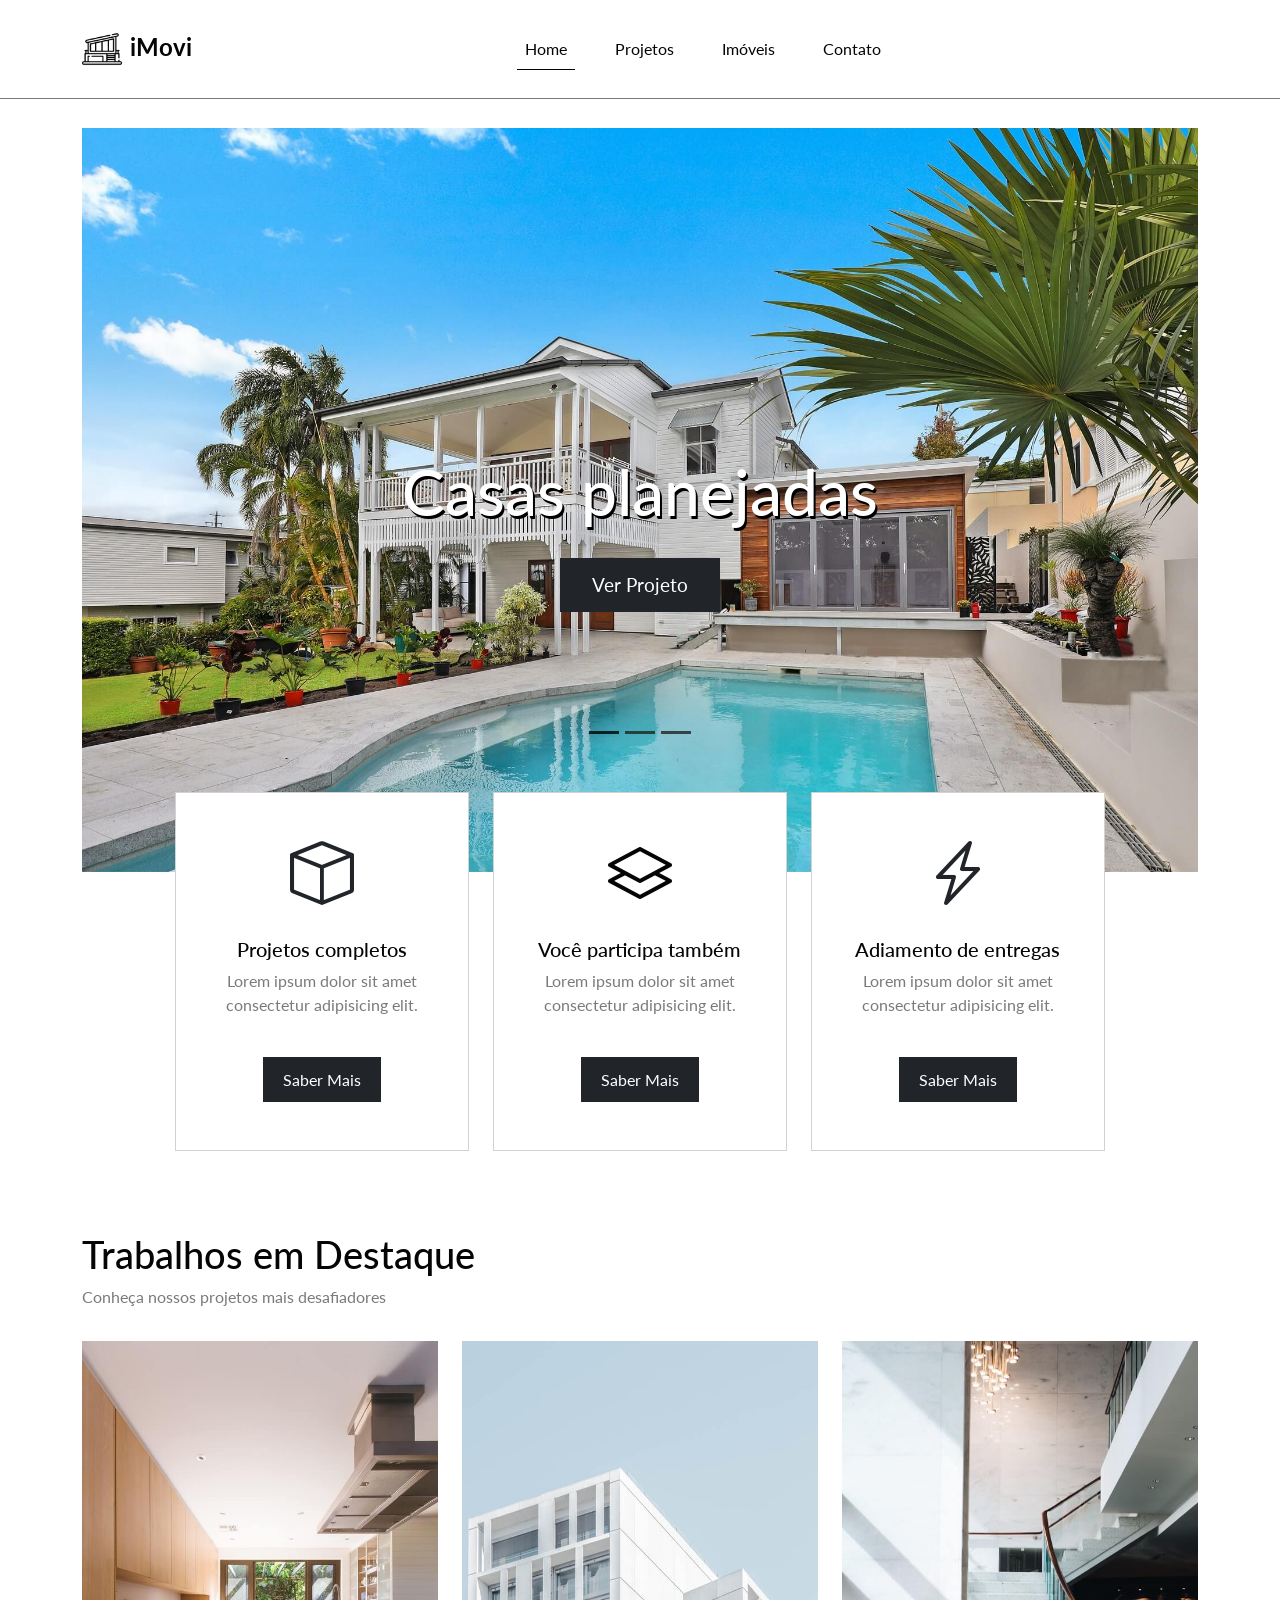
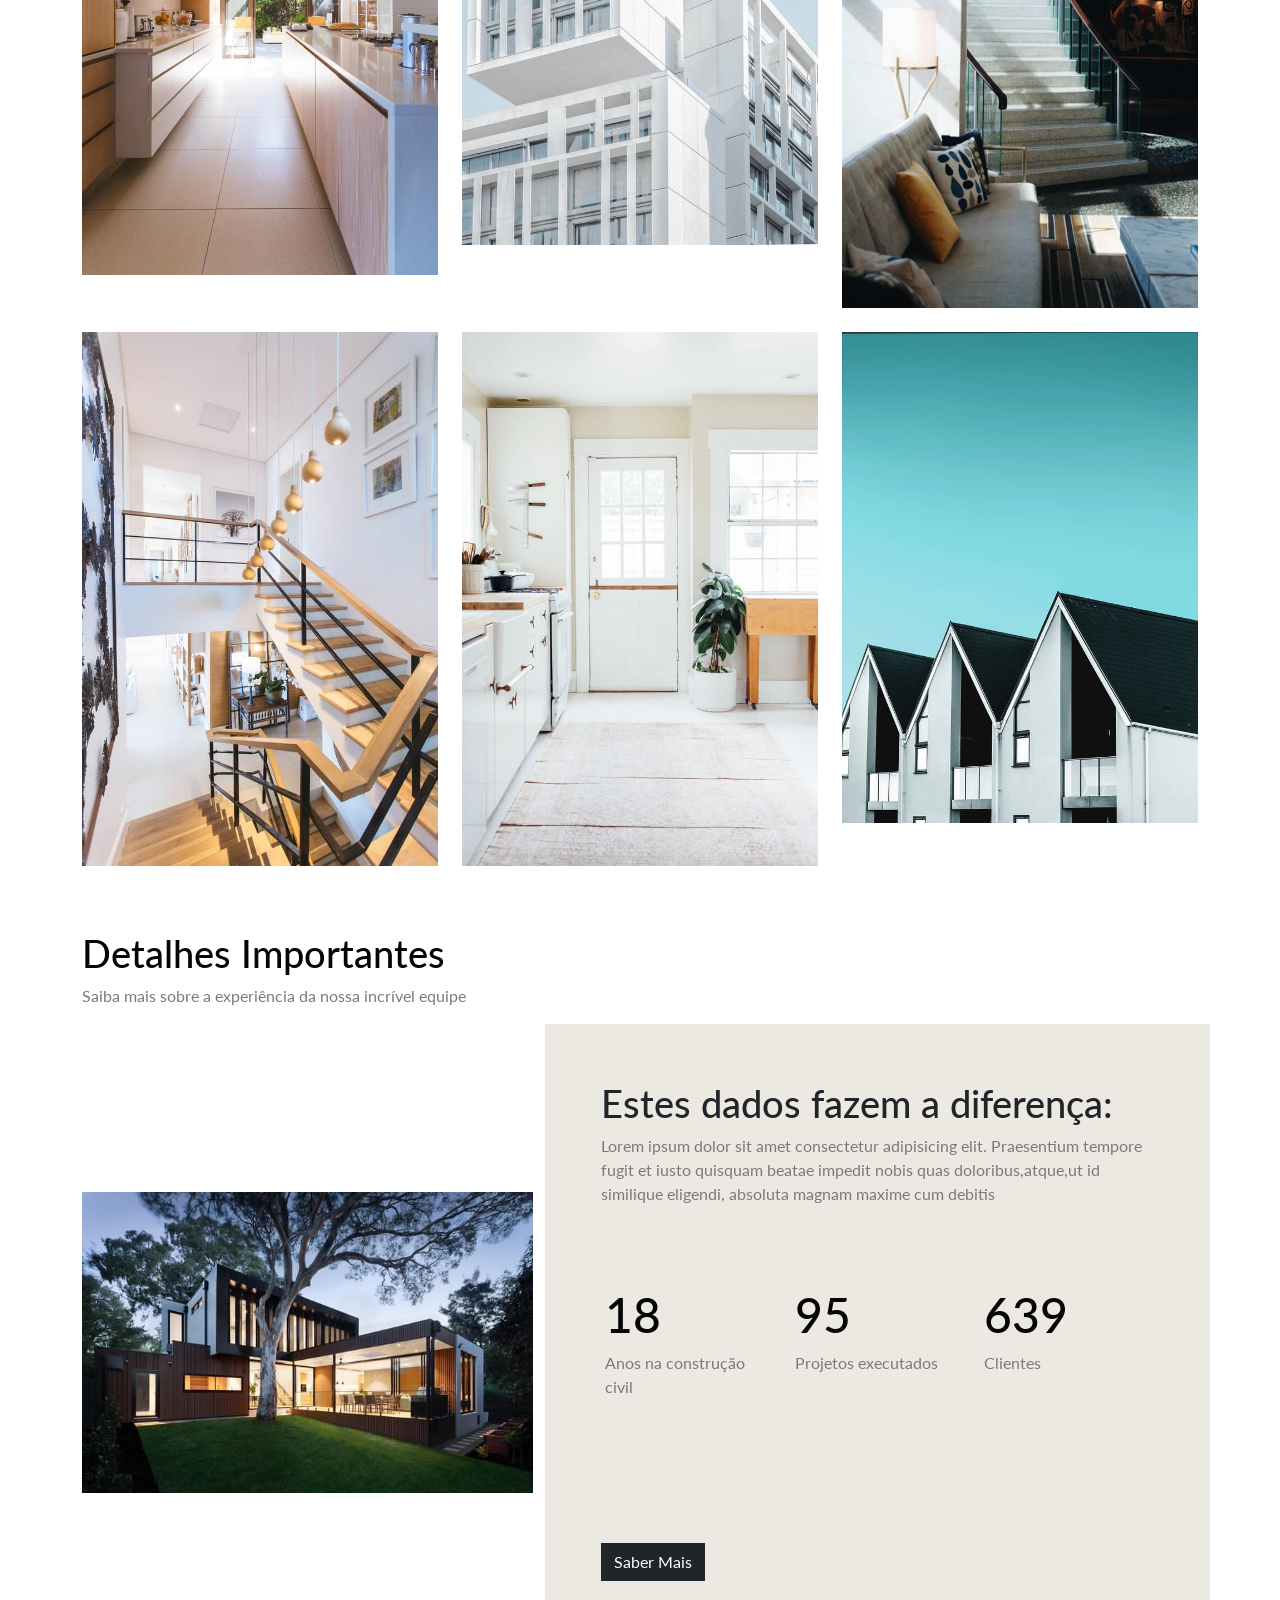
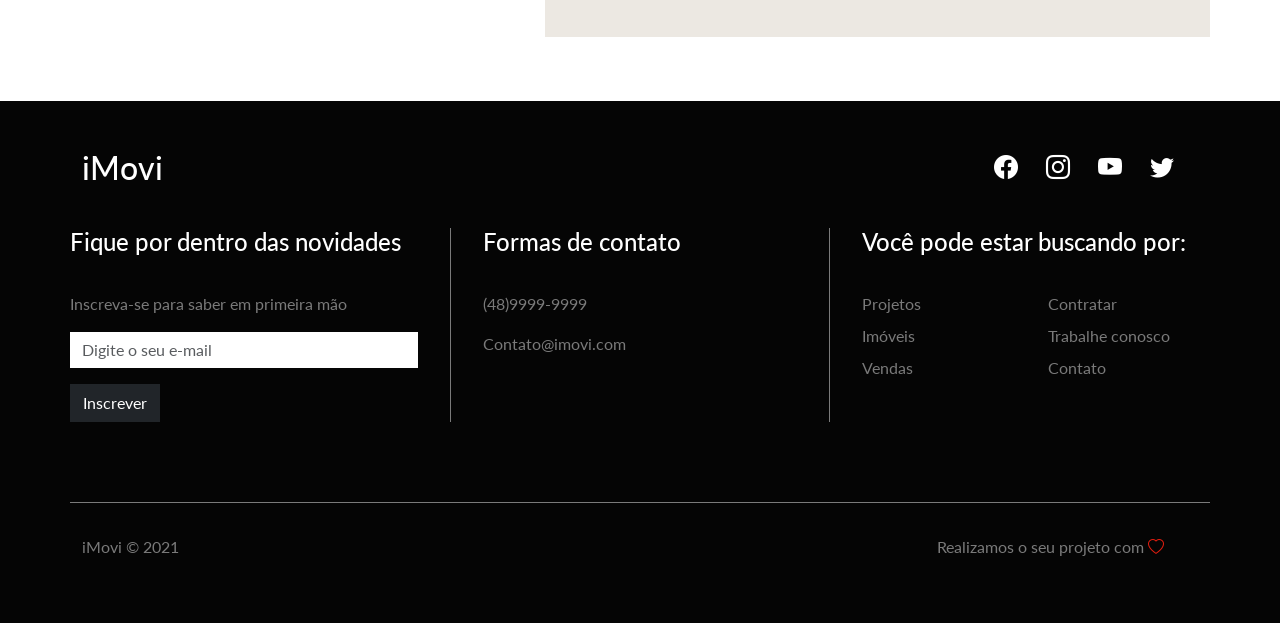
<file: Bootstrap 2026_(Aluno)/ex13_projeto_imovi/index.html>
<!DOCTYPE html>
<html lang="pt-br">
  <head>
    <meta charset="UTF-8" />
    <meta http-equiv="X-UA-Compatible" content="IE=edge" />
    <meta name="viewport" content="width=device-width, initial-scale=1.0" />
    <title>iMovi</title>
    <link rel="shortcut icon" href="img/favicon.ico" type="image/x-icon" />
    <!-- Google fonts Lato -->
    <link rel="preconnect" href="https://fonts.googleapis.com" />
    <link rel="preconnect" href="https://fonts.gstatic.com" crossorigin />
    <link
      href="https://fonts.googleapis.com/css2?family=Lato:ital,wght@0,100;0,300;0,400;0,700;0,900;1,100;1,300;1,400;1,700;1,900&display=swap"
      rel="stylesheet"
    />
    <!-- CSS Bootstrap -->
    <link
      href="https://cdn.jsdelivr.net/npm/bootstrap@5.0.2/dist/css/bootstrap.min.css"
      rel="stylesheet"
      integrity="sha384-EVSTQN3/azprG1Anm3QDgpJLIm9Nao0Yz1ztcQTwFspd3yD65VohhpuuCOmLASjC"
      crossorigin="anonymous"
    />
    <!-- Bootstrap Icons -->
    <link
      rel="stylesheet"
      href="https://cdn.jsdelivr.net/npm/bootstrap-icons@1.5.0/font/bootstrap-icons.css"
    />
    <!-- CSS do projeto -->
    <link rel="stylesheet" href="css/styles.css" />
    <!-- JavaScript Bootstrap -->
    <script
      src="https://cdn.jsdelivr.net/npm/bootstrap@5.0.2/dist/js/bootstrap.bundle.min.js"
      integrity="sha384-MrcW6ZMFYlzcLA8Nl+NtUVF0sA7MsXsP1UyJoMp4YLEuNSfAP+JcXn/tWtIaxVXM"
      crossorigin="anonymous"
    ></script>
  </head>
  <body>
    <!-- NAVBAR -->
    <nav class="navbar navbar-expand-lg fixed-top bg-primary-color" id="navbar">
      <div class="container py-3">
        <a class="navbar-brand" href="#">
          <img src="img/imovi-icon.png" alt="iMovi" />
          <span>iMovi</span>
        </a>
        <button 
          class="navbar-toggler"
          type="button"
          data-bs-toggle="collapse"
          data-bs-target="#navbar-items"
          aria-controls="navbar-items"
          aria-expanded="false"
          aria-label="Toggle navigation"
        >
          <i class="bi bi-list"></i>
        </button>
        <div class="collapse navbar-collapse" id="navbar-items">
          <ul class="navbar-nav me-auto mb-2 mb-lg-0">
            <li class="nav-item">
              <a class="nav-link active" aria-current="page" href="#">Home</a>
            </li>
            <li class="nav-item">
              <a class="nav-link" href="#">Projetos</a>
            </li>
            <li class="nav-item">
              <a class="nav-link" href="#">Imóveis</a>
            </li>
            <li class="nav-item">
              <a class="nav-link" href="#">Contato</a>
            </li>
          </ul>
        </div>
      </div>
    </nav>
    <!-- SLIDER -->
    <div class="container" id="slider-container">
      <div id="slider" class="carousel slide" data-bs-ride="carousel">
        <div class="carousel-indicators">
          <button
            type="button"
            data-bs-target="#slider"
            data-bs-slide-to="0"
            class="active"
            aria-current="true"
            aria-label="Slide 1"
          ></button>
          <button
            type="button"
            data-bs-target="#slider"
            data-bs-slide-to="1"
            aria-label="Slide 2"
          ></button>
          <button
            type="button"
            data-bs-target="#slider"
            data-bs-slide-to="2"
            aria-label="Slide 3"
          ></button>
        </div>
        <div class="carousel-inner">
          <div class="carousel-item active">
            <img src="img/banner-1.jpg" class="d-block w-100" alt="Casa 1" />
            <div class="carousel-caption">
              <h5>Casas planejadas</h5>
              <a href="#" class="btn btn-dark">Ver Projeto</a>
            </div>
          </div>
          <div class="carousel-item">
            <img src="img/banner-2.jpg" class="d-block w-100" alt="Casa 2" />
            <div class="carousel-caption">
              <h5>Projetos Complexos</h5>
              <a href="#" class="btn btn-dark">Ver Projeto</a>
            </div>
          </div>
          <div class="carousel-item">
            <img src="img/banner-3.jpg" class="d-block w-100" alt="Casa 3" />
            <div class="carousel-caption">
              <h5>Projetos Inovadores</h5>
              <a href="#" class="btn btn-dark">Ver Projeto</a>
            </div>
          </div>
        </div>
        <button
          class="carousel-control-prev"
          type="button"
          data-bs-target="#slider"
          data-bs-slide="prev"
        >
          <i class="bi bi-chevron-compact-left"></i>
          <span class="visually-hidden">Previous</span>
        </button>
        <button
          class="carousel-control-next"
          type="button"
          data-bs-target="#slider"
          data-bs-slide="next"
        >
          <i class="bi bi-chevron-compact-right"></i>
          <span class="visually-hidden">Next</span>
        </button>
      </div>
      <div class="col-12 col-md-10 offset-md-1" id="mini-banners">
        <div class="row">
          <div class="col-12 col-md-4">
            <div class="card text-center">
              <i class="bi bi-box bg-primary-color"></i>
              <div class="card-body">
                <h5 class="card-title primary-color">Projetos completos</h5>
                <p class="card-text secondary-color">
                  Lorem ipsum dolor sit amet consectetur adipisicing elit.
                </p>
                <a href="#" class="btn btn-dark">Saber Mais</a>
              </div>
            </div>
          </div>
          <div class="col-12 col-md-4">
            <div class="card text-center">
              <i class="bi bi-layers primary-color"></i>
              <div class="card-body">
                <h5 class="card-title primary-color">Você participa também</h5>
                <p class="card-text secondary-color">
                 Lorem ipsum dolor sit amet consectetur adipisicing elit.

                </p>
                <a href="#" class="btn btn-dark">Saber Mais</a>
              </div>
            </div>
          </div>
          <div class="col-12 col-md-4">
            <div class="card text-center">
              <i class="bi bi-lightning-charge"></i>
              <div class="card-body primary-color">
                <h5 class="card-title primary-color">
                  Adiamento de entregas
                </h5>
                <p class="card-text secondary-color">
                  Lorem ipsum dolor sit amet consectetur adipisicing elit.
                </p>
                <a href="#" class="btn btn-dark">Saber Mais</a>
              </div>
            </div>
          </div>
        </div>
      </div>
    </div>
    <!-- DESTAQUES -->
    <div class="container" id="featured-container">
      <div class="col-12">
        <h2 class="title primary-color">Trabalhos em Destaque</h2>
        <p class="subtitle secondary-color">
          Conheça nossos projetos mais desafiadores
        </p>
      </div>
      <div class="col-12" id="featured-images">
        <div class="row g-4">
          <div class="col-12 col-md-4">
            <img src="img/project-1.jpg" alt="projeto 1" class="img-fluid" />
            <div class="banner-content">
              <p class="secondary-color">Categoria</p>
              <h3>Nome do Projeto</h3>
            </div>
          </div>
          <div class="col-12 col-md-4">
            <img src="img/project-2.jpg" alt="projeto 2" class="img-fluid" />
            <div class="banner-content">
              <p class="secondary-color">Categoria</p>
              <h3>Nome do Projeto</h3>
            </div>
          </div>
          <div class="col-12 col-md-4">
            <img src="img/project-3.jpg" alt="projeto 3" class="img-fluid" />
            <div class="banner-content">
              <p class="secondary-color">Categoria</p>
              <h3>Nome do Projeto</h3>
            </div>
          </div>
          <div class="col-12 col-md-4">
            <img src="img/project-4.jpg" alt="projeto 4" class="img-fluid" />
            <div class="banner-content">
              <p class="secondary-color">Categoria</p>
              <h3>Nome do Projeto</h3>
            </div>
          </div>
          <div class="col-12 col-md-4">
            <img src="img/project-5.jpg" alt="projeto 5" class="img-fluid" />
            <div class="banner-content">
              <p class="secondary-color">Categoria</p>
              <h3>Nome do Projeto</h3>
            </div>
          </div>
          <div class="col-12 col-md-4">
            <img src="img/project-6.jpg" alt="projeto 6" class="img-fluid" />
            <div class="banner-content">
              <p class="secondary-color">Categoria</p>
              <h3>Nome do Projeto</h3>
            </div>
          </div>
        </div>
      </div>
    </div>
    <!-- INFO -->
    <div class="container" id="info-container">
      <div class="col-12">
        <h2 class="title primary-color">Detalhes Importantes</h2>
        <p class="subtitle secondary-color">
          Saiba mais sobre a experiência da nossa incrível equipe
        </p>
      </div>
      <div class="col-12">
        <div class="row">
          <div class="col-12 col-md-5" id="info-banner">
            <img src="img/infobanner.jpg" alt="Informações" class="img-fluid" />
          </div>
          <div class="col-12 col-md-7 bg-secondary-color" id="info-content">
            <div class="row">
              <div class="col-12">
                <h2 class="title">Estes dados fazem a diferença:</h2>
                <p class="subtitle secondary-color">
                                    Lorem ipsum dolor sit amet consectetur adipisicing elit.
                  Praesentium tempore fugit et iusto quisquam beatae impedit nobis quas doloribus,atque,ut id similique eligendi, absoluta magnam maxime cum debitis
                </p>
              </div>
              <div class="col-12" id="info-numbers">
                <div class="row">
                  <div class="col-4">
                    <h3 class="primary-color">18</h3>
                    <p class="secondary-color">Anos na construção civil</p>
                  </div>
                  <div class="col-4">
                    <h3 class="primary-color">95</h3>
                    <p class="secondary-color">Projetos executados</p>
                  </div>
                  <div class="col-4">
                    <h3 class="primary-color">639</h3>
                    <p class="secondary-color">Clientes</p>
                  </div>
                </div>
              </div>
              <div class="col-12">
                <a class="btn btn-dark">Saber Mais</a>
              </div>
            </div>
          </div>
        </div>
      </div>
    </div>
    <!-- FOOTER -->
    <footer class="container-fluid bg-dark-color" id="footer">
      <div class="container">
        <div class="row">
          <!-- FOOTER TOP -->
          <div class="col-12" id="footer-top">
            <div class="row justify-content-between">
              <div class="col-4">
                <h2>
                  iMovi
                </h2>
              </div>
              <div class="col-4" id="social-icons">
                <i class="bi bi-facebook"></i>
                <i class="bi bi-instagram"></i>
                <i class="bi bi-youtube"></i>
                <i class="bi bi-twitter"></i>
              </div>
            </div>
          </div>
          <!-- FOOTER DETAILS -->
          <div class="col-12" id="footer-details">
            <div class="row">
              <div class="col-12 col-md-4" id="news-container">
                <h4>Fique por dentro das novidades</h4>
                <p class="secondary-color">
                  Inscreva-se para saber em primeira mão
                </p>
                <form>
                  <div class="mb-3">
                    <input
                      type="email"
                      class="form-control"
                      placeholder="Digite o seu e-mail"
                    />
                  </div>
                  <button class="btn btn-dark">Inscrever</button>
                </form>
              </div>
              <div class="col-12 col-md-4" id="contact-container">
                <h4>Formas de contato</h4>
                <p class="secondary-color">(48)9999-9999</p>
                <p class="secondary-color">Contato@imovi.com</p>
              </div>
              <div class="col-12 col-md-4" id="links-container">
                <div class="row">
                  <h4>Você pode estar buscando por:</h4>
                  <div class="col-6">
                    <ul class="list-unstyled">
                      <li><a href="#" class="secondary-color">Projetos</a></li>
                      <li><a href="#" class="secondary-color">Imóveis</a></li>
                      <li><a href="#" class="secondary-color">Vendas</a></li>
                    </ul>
                  </div>
                  <div class="col-6">
                    <ul class="list-unstyled">
                      <li><a href="#" class="secondary-color">Contratar</a></li>
                      <li>
                        <a href="#" class="secondary-color">Trabalhe conosco</a>
                      </li>
                      <li><a href="#" class="secondary-color">Contato</a></li>
                    </ul>
                  </div>
                </div>
              </div>
            </div>
          </div>
          <!-- FOOTER BOTTOM -->
          <div class="col-12" id="footer-bottom">
            <div class="row justify-content-between">
              <div class="col-12 col-md-3">
                <p class="secondary-color">iMovi &copy; 2021</p>
              </div>
              <div class="col-12 col-md-3">
                <p class="secondary-color">
                  Realizamos o seu projeto com
                  <i class="bi bi-heart"></i>
                </p>
              </div>
            </div>
          </div>
        </div>
      </div>
    </footer>
  </body>
</html>
</file>
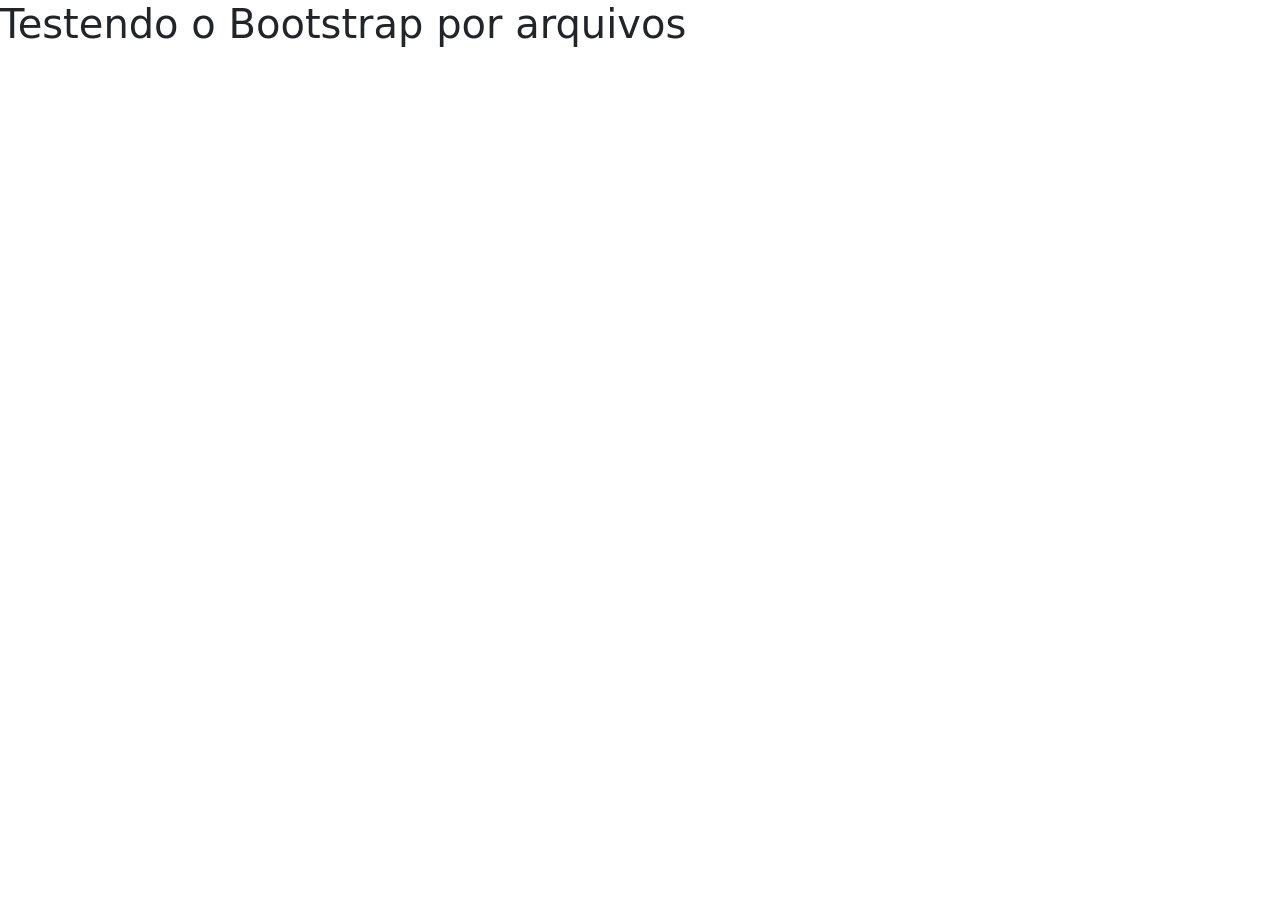
<file: Bootstrap 2026_(Aluno)/ex1a_instalacao_arquivos/index.html>
<!DOCTYPE html>
<html lang="pt-br">
<head>
  <meta charset="UTF-8">
  <meta http-equiv="X-UA-Compatible" content="IE=edge">
  <meta name="viewport" content="width=device-width, initial-scale=1.0">
  <title>Bootstrap Arquivos</title>

  <!-- 1ª Digitação (Aqui) -->
<link rel="stylesheet" href="./css/bootstrap.min.css">
<script src="./js/bootstrap.bundle.min.js"></script>
</head>
<body>

  <!-- 2ª Digitação (Aqui) -->
   <h1>Testendo o Bootstrap por arquivos</h1>
   <script src="./js/bootstrap.bundle.min.js"></script>
</body>
</html>
</file>
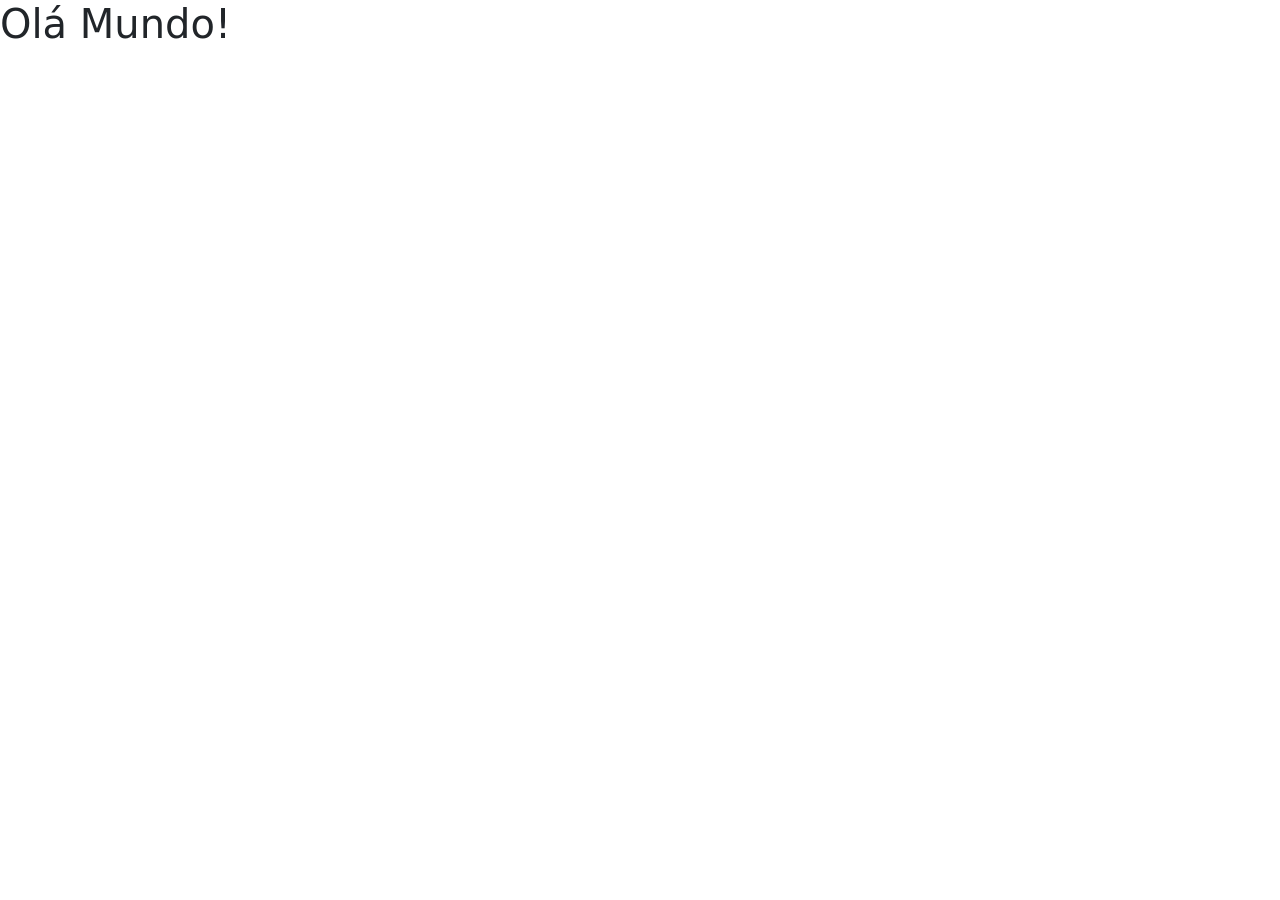
<file: Bootstrap 2026_(Aluno)/ex1b__instalacao_npm/index.html>
<!DOCTYPE html>
<html lang="pt-br">
<head>
    <meta charset="UTF-8">
    <meta name="viewport" content="width=device-width, initial-scale=1.0">
    <title>Bootstrap com NPM</title>

    <!-- 1ª Digitação (Aqui) -->
    <link rel="stylesheet" href="node_modules/bootstrap/dist/css/bootstrap.css">
</head>
<body>
    
    <!-- Para instalar via NPM -->
    <!-- npm install bootstrap@5.3.3 -->

    <!-- 2ª Digitação (Aqui) -->
     <h1>Olá Mundo!</h1>
    
</body>
</html>
</file>
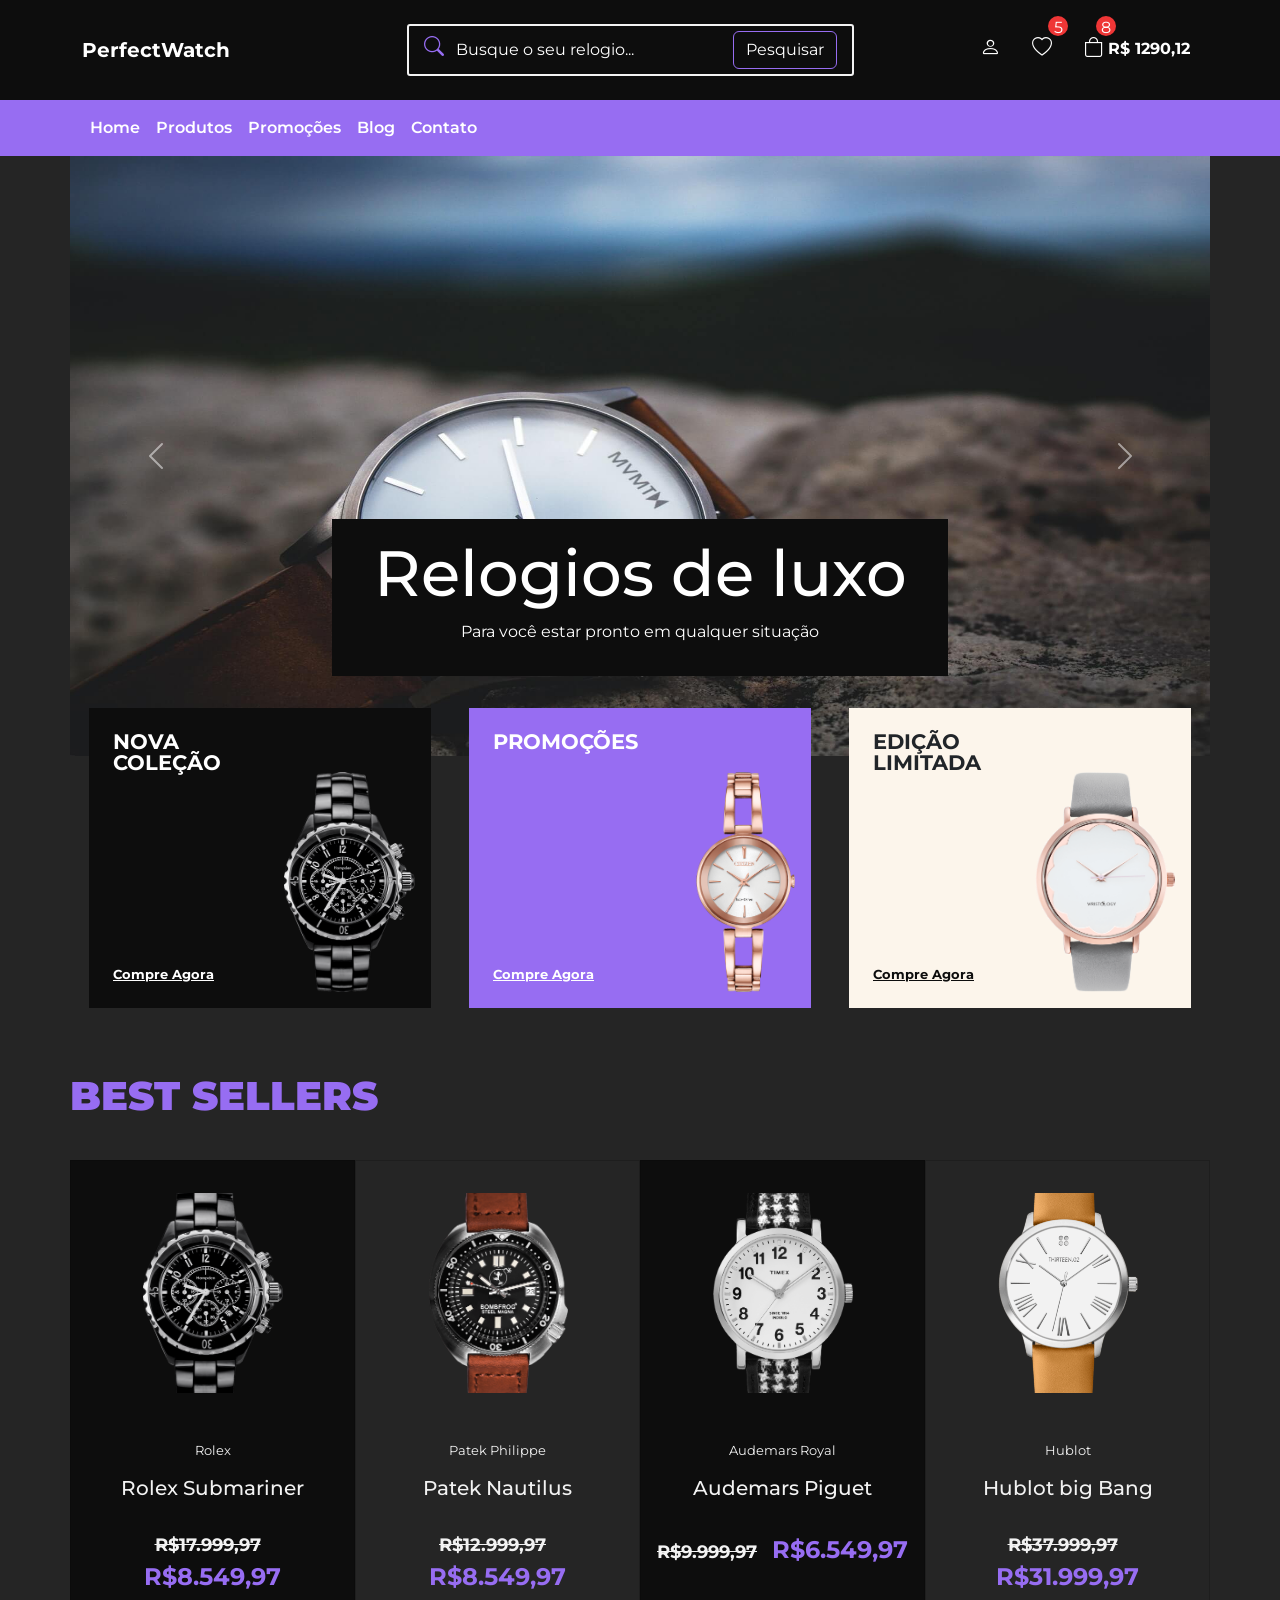
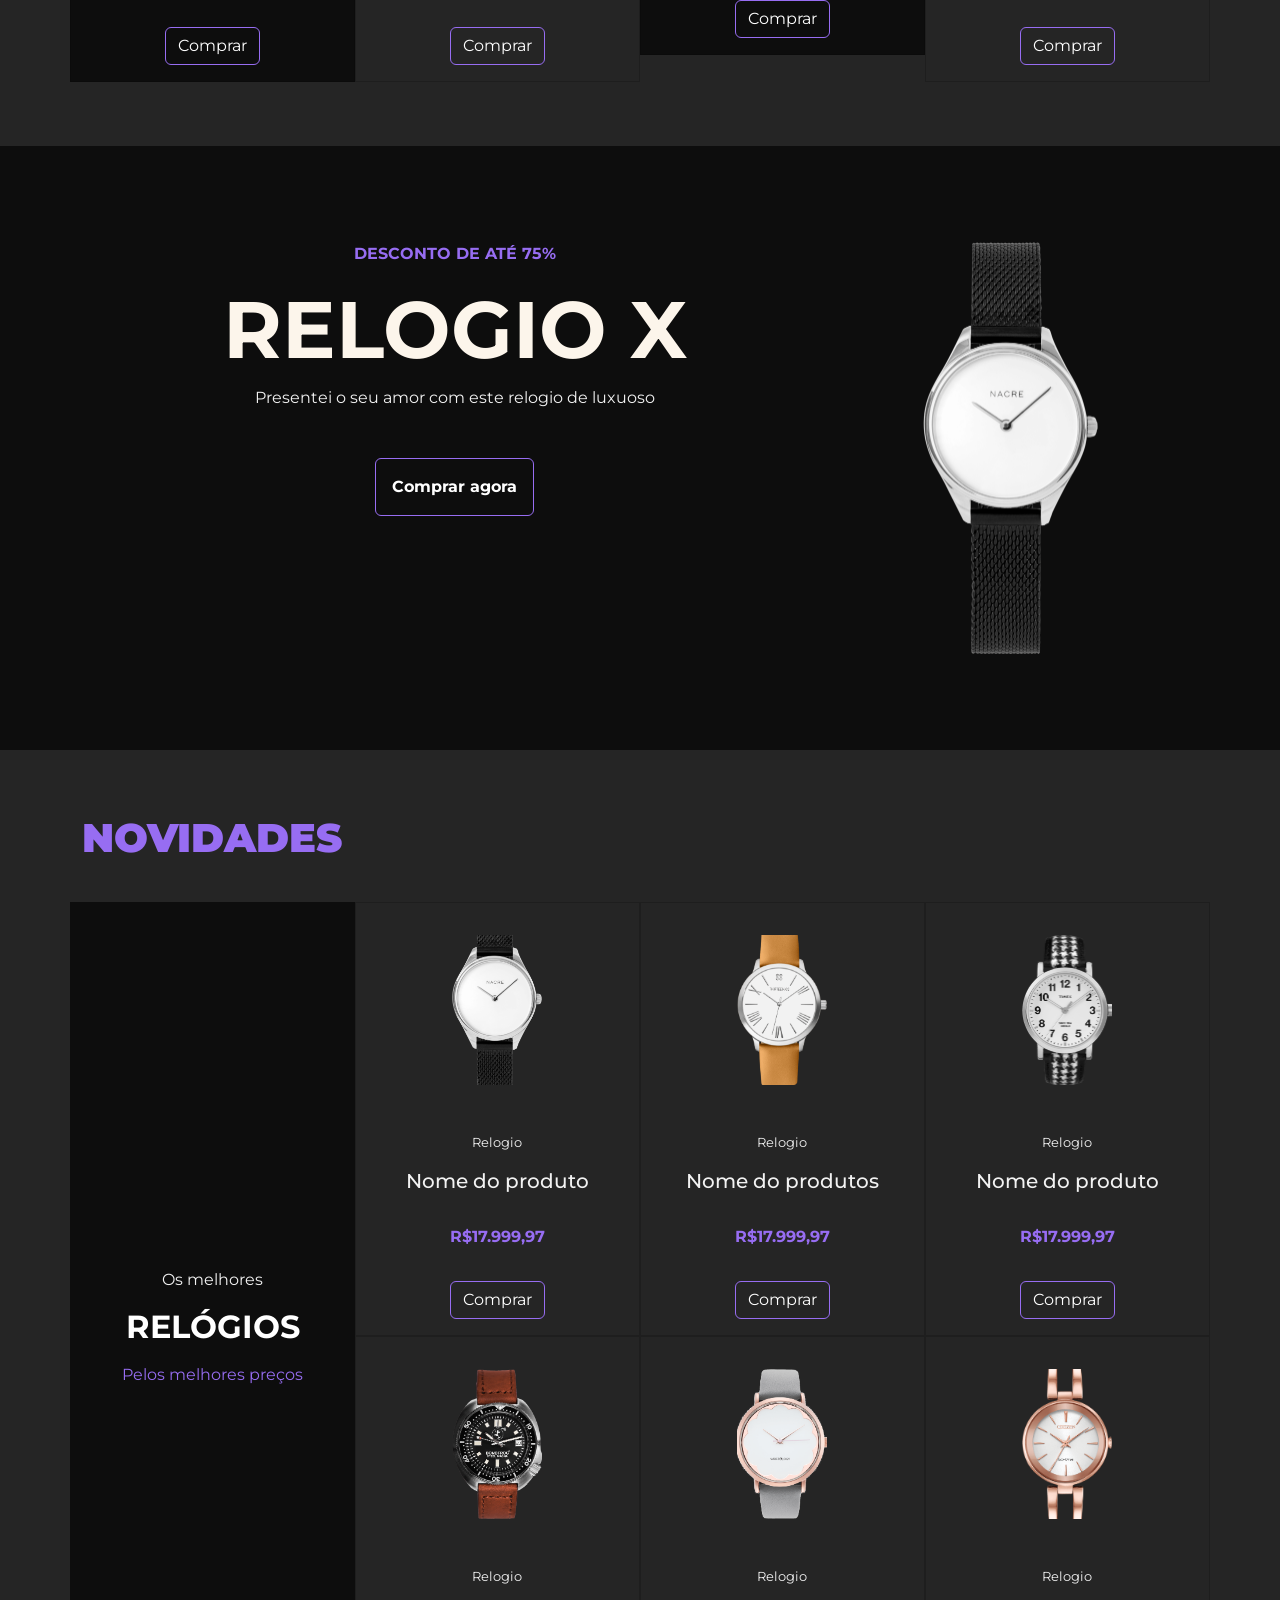
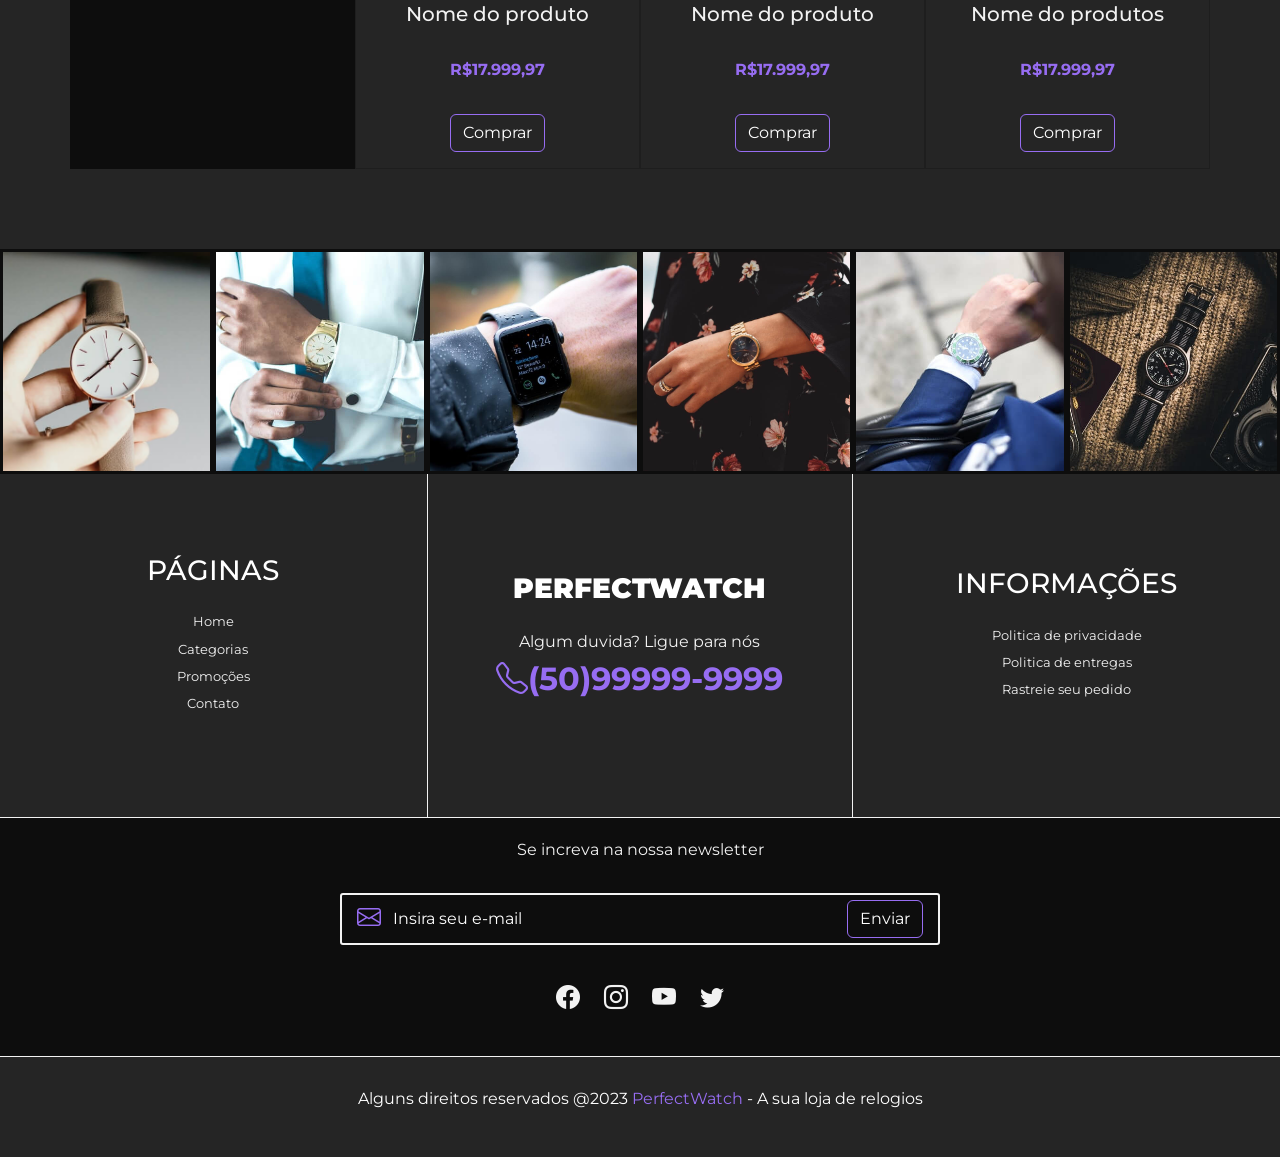
<file: Bootstrap 2026_(Aluno)/ex12_projeto-perfectwatch/PerfectWatch (Completo)/PerfectWatch (Completo)/index.html>
<!DOCTYPE html>
<html lang="pt-br">
<head>
  <meta charset="UTF-8">
  <meta http-equiv="X-UA-Compatible" content="IE=edge">
  <meta name="viewport" content="width=device-width, initial-scale=1.0">
  <title>PerfectWatch</title>

  <!-- Favicon -->
  <link rel="shortcut icon" href="img/favicon.ico" type="image/x-icon">

  <!-- Google fonts -->
  <link rel="preconnect" href="https://fonts.googleapis.com">
  <link rel="preconnect" href="https://fonts.gstatic.com" crossorigin>
  <link href="https://fonts.googleapis.com/css2?family=Montserrat:ital,wght@0,100;0,200;0,300;0,400;0,500;0,600;0,700;0,800;0,900;1,100;1,200;1,300;1,400;1,500;1,600;1,700;1,800;1,900&display=swap" rel="stylesheet">

  <!-- Link (Bootstrap) -->
  <link href="https://cdn.jsdelivr.net/npm/bootstrap@5.3.1/dist/css/bootstrap.min.css" rel="stylesheet" integrity="sha384-4bw+/aepP/YC94hEpVNVgiZdgIC5+VKNBQNGCHeKRQN+PtmoHDEXuppvnDJzQIu9" crossorigin="anonymous">
  
  <!-- Link para (Bootstrap Icons) -->
  <link rel="stylesheet" href="https://cdn.jsdelivr.net/npm/bootstrap-icons@1.10.5/font/bootstrap-icons.css">

  <!-- Link CSS (Próprio) -->
  <link rel="stylesheet" href="css/styles.css">

  <!-- JavaScript Bundle with Popper -->
  <script src="https://cdn.jsdelivr.net/npm/bootstrap@5.3.1/dist/js/bootstrap.bundle.min.js" integrity="sha384-HwwvtgBNo3bZJJLYd8oVXjrBZt8cqVSpeBNS5n7C8IVInixGAoxmnlMuBnhbgrkm" crossorigin="anonymous" defer></script>
  
</head>
<body>
  <!-- NAVBAR -->
  <!-- Primeira barra de navegação -->
<nav class="navbar navbar-expand-lg destaque py-4 px-2" id="navbar">
  <div class="container">
    <!-- marca ou logo -->
     <a class="navbar-brand" href="#">PerfectWatch</a>

     <!-- itens da barra de navegação -->
      <div id="navbar-items">
        <div></div> <!--Espaço vazio, usdo para fazer a divisão do layout-->

        <!-- Formulario de busca  -->
         <form class="d-flex" id="search-form">
          <i class="bi bi-search primary-color"></i>
          <input class="form-control me-2" type="search" placeholder="Busque o seu relogio..." aria-label="Search">
          <button class="btn secondary-bg-color" type="submit">Pesquisar</button>
         </form>

         <!-- Icones da barra de navegação -->
          <ul class="navbar-nav mb-2 mb-lg-0">
            <li class="nav-item">
              <a class="nav-link" href="#">
                <i class="bi bi-person"></i>
              </a>
            </li>
            <li class="nav-item">
              <a class="nav-link" href="#">
                <i class="bi bi-heart"></i>
              </a>
              <span class="qty-info">5</span>
            </li>
            <li class="nav-item" id="bag-item">
              <a class="nav-link" href="#">
                <i class="bi bi-bag"></i>
                <b>R$ 1290,12</b>
              </a>
              <span class="qty-info">8</span>
            </li>
          </ul>
      </div>
    </div>
</nav>

<!-- Barra de navegação inferior -->
 <nav class="navbar navbar-expand-lg secondary-bg-color p-2" id="bottom-navbar-container">
  <div class="container">
    <!-- botão para mostrar/esconder o menu -->
     <button class="navbar-toggler" type="button" data-bs-toggle="collapse" data-bs-target="#bottom-navbar" aria-controls="bottom-navbar" aria-expanded="false" aria-label="toggle navigation">
      <i class="bi bi-list"></i>
     </button>

    <!-- itens do menu de navegação inferior -->
     <ul class="navbar-nav mb-2 mb-lg-0 collapse navbar-collapse" id="bottom-navbar">
      <li class="nav-item sobre">
        <a class="nav-link" href="#">
          Home
        </a>
      </li>
      <li class="nav-item sobre">
        <a class="nav-link" href="#">
          Produtos
        </a>
      </li>
      <li class="nav-item sobre">
        <a class="nav-link" href="#">
          Promoções
        </a>
      </li>
      <li class="nav-item sobre">
        <a class="nav-link" href="#">
          Blog
        </a>
      </li>
      <li class="nav-item sobre">
        <a class="nav-link" href="#">
          Contato
        </a>
      </li>
     </ul>
  </div>
 </nav>

 <!-- _____________________________________________________ -->

 <!-- BANNERS -->
  <div class="container" id="banners-container">
    <div id="slider" class="carousel slide" data-bs-ride="carousel">
      <div class="carousel-inner">
        <!-- primeiro slide do carousel -->
        <div class="carousel-item active">
          <img src="img/banner1.jpg" class="d-block w-100 img-fluid" alt="...">
          <div class="carousel-caption destaque">
            <h5>Relogios de luxo</h5>
            <p>Para você estar pronto em qualquer situação</p>
          </div>
        </div>
        <!-- segundo slide do carousel -->
        <div class="carousel-item">
          <img src="img/banner3.jpg" class="d-block w-100 img-fluid" alt="...">
          <div class="carousel-caption destaque">
            <h5>Linha Importada</h5>
            <p>Conheça os melhores relogios suíços, com pronta entrega.</p>
          </div>
        </div>
      </div>
      <!-- Botoes de controle para navegar entres slides -->
       <button class="carousel-control-prev" type="button" data-bs-target="#slider" data-bs-slide="prev">
        <span class="carousel-control-prev-icon" aria-hidden="true"></span>
        <span class="visually-hidden">Previous</span>
       </button>
       <button class="carousel-control-next" type="button" data-bs-target="#slider" data-bs-slide="next">
        <span class="carousel-control-next-icon" aria-hidden="true"></span>
        <span class="visually-hidden">Next</span>
       </button>
    </div>

    <!-- MINI BANNERS -->
     <div class="container" id="mini-banners">
      <!-- linha de mini banners -->
       <div class="row justify-content-around">
        <!-- mini banner 1 -->
         <div class="col-12 dark-bg-color" id="mini-banner-1">
          <h2>Nova Coleção</h2>
          <img src="img/relogio1.png" alt="Relogio 1">
          <a href="#">Compre Agora</a>
         </div>
         <!-- Mini banner 2 -->
          <div class="col-12 secondary-bg-color" id="mini-banner-2">
            <h2>Promoções</h2>
            <img src="img/relogio2.png" alt="Relogio 1">
            <a href="#">Compre Agora</a>
          </div>
          <!-- mini banner 3 -->
           <div class="col-12 light-bg-color" id="mini-banner-3">
            <h2 class="text-dark">Edição Limitada</h2>
            <a href="#">Compre Agora</a>
            <img src="img/relogio3.png" alt="Relogio 1">
           </div>
       </div>
     </div>
  </div>

  <!-- __________________________________________ -->
   <!-- BEST SELLERS -->

   <div class="container" id="best-sellers">
    <!-- titulo da seção -->
     <h2 class="title primary-color">Best Sellers</h2>

     <!-- Linha com os produtos best sellers -->
      <div class="row">
        <!-- primeiro produto -->
         <div class="col-12 col-md-3">
          <div class="card destaque">
            <img src="img/relogio1.png" class="card-img-top img-fluid" alt="relogio">
            <div class="card-body">
              <!-- categoria do produto -->
               <p class="card-category secondary-color">Rolex</p>
               <!-- titulo do produto -->
                <h5 class="card-title secondary-color">Rolex Submariner</h5>
                <p class="card-text primary-color">
                  <!-- preco original e preço com desconto do produto -->
                  <span class="original-price">R$17.999,97</span>
                  <span class="discount-price">R$8.549,97</span>
                </p>
                <!-- botão de compra do produto -->
                 <a href="#" class="btn btn-primary">Comprar</a>
            </div>
          </div>
         </div>
         <!-- segundo produto -->
           <div class="col-12 col-md-3">
          <div class="card primary-bg-color">
            <img src="img/relogio4.png" class="card-img-top img-fluid" alt="relogio">
            <div class="card-body">
              <!-- categoria do produto -->
               <p class="card-category secondary-color">Patek Philippe</p>
               <!-- titulo do produto -->
                <h5 class="card-title secondary-color">Patek Nautilus</h5>
                <p class="card-text primary-color">
                  <!-- preco original e preço com desconto do produto -->
                  <span class="original-price">R$12.999,97</span>
                  <span class="discount-price">R$8.549,97</span>
                </p>
                <!-- botão de compra do produto -->
                 <a href="#" class="btn btn-primary">Comprar</a>
            </div>
          </div>
         </div>
         <!-- terceiro produto -->
           <div class="col-12 col-md-3">
          <div class="card destaque">
            <img src="img/relogio5.png" class="card-img-top img-fluid" alt="relogio">
            <div class="card-body">
              <!-- categoria do produto -->
               <p class="card-category secondary-color">Audemars Royal</p>
               <!-- titulo do produto -->
                <h5 class="card-title secondary-color">Audemars Piguet</h5>
                <p class="card-text primary-color">
                  <!-- preco original e preço com desconto do produto -->
                  <span class="original-price">R$9.999,97</span>
                  <span class="discount-price">R$6.549,97</span>
                </p>
                <!-- botão de compra do produto -->
                 <a href="#" class="btn btn-primary">Comprar</a>
            </div>
          </div>
         </div>
         <!-- quarto produto -->
           <div class="col-12 col-md-3">
          <div class="card primary-bg-color">
            <img src="img/relogio6.png" class="card-img-top img-fluid" alt="relogio">
            <div class="card-body">
              <!-- categoria do produto -->
               <p class="card-category secondary-color">Hublot</p>
               <!-- titulo do produto -->
                <h5 class="card-title secondary-color">Hublot big Bang</h5>
                <p class="card-text primary-color">
                  <!-- preco original e preço com desconto do produto -->
                  <span class="original-price">R$37.999,97</span>
                  <span class="discount-price">R$31.999,97</span>
                </p>
                <!-- botão de compra do produto -->
                 <a href="#" class="btn btn-primary">Comprar</a>
            </div>
          </div>
         </div>
      </div>
   </div>
  
   <!-- ______________________________________ -->
    <!-- BANNER DESTAQUE -->

    <div class="container-fluid" id="bottom-banner">
      <div class="row">
        <!-- Coluna para texto -->
         <div class="col-12 col-md-8">
          <!-- subtitulo da oferta -->
           <p class="primary-color offer-subtitle">Desconto de até 75%</p>
           <!-- titulo do banner -->
            <h2 class="light-color">Relogio X</h2>
            <!-- Descrição do banner -->
             <p class="secondary-color">Presentei o seu amor com este relogio de luxuoso</p>
             <!-- botao de ação -->
              <a href="#" class="btn btn-primary">Comprar agora</a>
         </div>
         <!-- colona para imagem  -->
         <div class="col-12 col-md-4">
          <img src="img/relogio7.png" alt="Relogio 7">
         </div>
      </div>
    </div>

    <!-- ________________________________________ -->
     <!-- NOVIDADES -->

     <div class="container" id="new-products">
      <!-- titulo da seção -->
       <h2 class="title primary-color">Novidades</h2>

       <!-- Linha com conteudo da seção -->
        <div class="row">
          <!-- coluna para o banner de novidades (apenas em telas maiores) -->
           <div class="col-12 col-md-3 d-none d-md-flex" id="new-products-banner">
            <!-- subtitulo do banner -->
             <p class="secondary-color">Os melhores</p>
             <!-- titulo do banner -->
              <h3>Relógios</h3>
              <!-- descrição do banner -->
               <p class="primary-color">Pelos melhores preços</p>
           </div>
           <!-- coluna principal para os produtos -->
            <div class="col-12 col-md-9">
              <!-- linha para os cards de produtos -->
               <div class="row">
                <!-- primeiro produto -->
                 <div class="col-12 col-md-4">
                  <div class="card primary-bg-color">
                    <!-- imagem do produto -->
                     <img src="img/relogio7.png" class="card-img-top img-fluid" alt="relogio">
                     <div class="card-body">
                         <!-- categoria do produto -->
                       <p class="card-category secondary-color">Relogio</p>
                       <!-- titulo do produto -->
                        <h5 class="card-title secondary-color">Nome do produto</h5>
                        <!-- preco do produto -->
                         <p class="card-text primary-color">R$17.999,97</p>
                         <!-- Botão de compra -->
                          <a href="#" class="btn btn-primary">Comprar</a>
                     </div>
                  </div>
                 </div>
                 <!-- Segundo produto  -->
                  <div class="col-12 col-md-4">
                    <div class="card primary-bg-color">
                      <img src="img/relogio6.png" class="card-img-top img-fluid" alt="relogio">
                      <div class="card-body">
                        <p class="card-category secondary-color">Relogio</p>
                        <h5 class="card-title secondary-color">Nome do produtos</h5>
                        <p class="card-text primary-color">R$17.999,97</p>
                        <a href="#" class="btn btn-primary">Comprar</a>
                      </div>
                    </div>
                  </div>
                  <!-- terceiro produto -->
                   <div class="col-12 col-md-4">
                    <div class="card primary-bg-color">
                      <img src="img/relogio5.png" class="card-img-top img-fluid" alt="relogio">
                      <div class="card-body">
                        <p class="card-category secondary-color">Relogio</p>
                        <h5 class="card-title secondary-color">Nome do produto</h5>
                        <p class="card-text primary-color">R$17.999,97</p>
                        <a href="#" class="btn btn-primary">Comprar</a>
                      </div>
                    </div>
                   </div>
                   <!-- Quarto produto -->
                    <div class="col-12 col-md-4">
                      <div class="card primary-bg-color">
                        <img src="img/relogio4.png" class="card-img-top img-fluid" alt="Relogio">
                        <div class="card-body">
                          <p class="card-category secondary-color">Relogio</p>
                          <h5 class="card-title secondary-color">Nome do produto</h5>
                          <p class="card-text primary-color">R$17.999,97</p>
                          <a href="#" class="btn btn-primary">Comprar</a>
                        </div>
                      </div>
                    </div>
                    <!-- quinto produto -->
                     <div class="col-12 col-md-4">
                      <div class="card primary-bg-color">
                        <img src="img/relogio3.png" class="card-img-top img-fluid" alt="relogio">
                        <div class="card-body">
                          <p class="card-category secondary-color">Relogio</p>
                          <h5 class="card=title secondary-color">Nome do produto</h5>
                          <p class="card-text primary-color">R$17.999,97</p>
                          <a href="#" class="btn btn-primary">Comprar</a>
                        </div>
                      </div>
                     </div>
                     <!-- sexto produto -->
                      <div class="col-12 col-md-4">
                        <div class="card primary-bg-color">
                          <img src="img/relogio2.png" class="card-img-top img-fluid" alt="relogio">
                          <div class="card-body">
                            <p class="card-category secondary-color">Relogio</p>
                            <h5 class="card-title secondary-color">Nome do produtos</h5>
                            <p class="card-text primary-color">R$17.999,97</p>
                            <a href="#" class="btn btn-primary">Comprar</a>
                          </div>
                        </div>
                      </div>
               </div>
            </div>
        </div>
     </div>

     <!-- ____________________________________________________ -->
      <!-- Gallery -->

    <div class="container-fluid" id="gallery">
      <div class="row">
        <!-- colunas para a imagens da galeria -->
         <div class="col-6 col-md-2 image-container" id="insta1"></div>
         <div class="col-6 col-md-2 image-container" id="insta2"></div>
         <div class="col-6 col-md-2 image-container" id="insta3"></div>
         <div class="col-6 col-md-2 image-container" id="insta4"></div>
         <div class="col-6 col-md-2 image-container" id="insta5"></div>
         <div class="col-6 col-md-2 image-container" id="insta6"></div>
      </div>
    </div>

    <!-- footer -->
     <footer id="footer">
      <div class="container-fluid" id="footer-links-container">
        <div class="row">
          <!-- coluna para o links de paginas -->
           <div class="col-12 col-md-4 footer-column">
            <h3>Páginas</h3>
            <!-- links de paginas -->
             <ul class="list-unstyled">
              <li class="mb-2"><a href="#" class="secondary-color">Home</a></li>
              <li class="mb-2"><a href="#" class="secondary-color">Categorias</a></li>
              <li class="mb-2"><a href="#" class="secondary-color">Promoções</a></li>
              <li class="mb-2"><a href="#" class="secondary-color">Contato</a></li>
             </ul>
           </div>
           <div class="col-12 col-md-4 footer-column" id="footer-center">
            <h3>PerfectWatch</h3>
            <p class="secondary-color">Algum duvida? Ligue para nós</p>
            <p class="store-phone"><i class="bi bi-telephone"></i>(50)99999-9999</p>
          </div>
          <div class="col-12 col-md-4 footer-column">
            <h3>Informações</h3>
          <ul class="list-unstyled">
              <li class="mb-2"><a href="#" class="secondary-color">Politica de privacidade</a></li>
              <li class="mb-2"><a href="#" class="secondary-color">Politica de entregas</a></li>
              <li class="mb-2"><a href="#" class="secondary-color">Rastreie seu pedido</a></li>
            </ul>
          </div>
        </div>
      </div>
      <!-- seção para newsletter -->
       <div class="container-fluid" id="newsletter-container">
        <div class="col-12">
          <div class="row">
            <p class="secondary-color">Se increva na nossa newsletter</p>
            <!-- formulario para inscrição na newsletter -->
             <form class="d-flex" id="news-form">
              <i class="bi bi-envelope primary-color"></i>
              <input class="form-control me-2" placeholder="Insira seu e-mail">
              <button class="btn secondary-bg-color" type="submit">Enviar</button>
             </form>
          </div>
        </div>
        <!-- icones de redes sociais -->
         <div class="col-12" id="social-container">
          <i class="bi bi-facebook"></i>
          <i class="bi bi-instagram"></i>
          <i class="bi bi-youtube"></i>
          <i class="bi bi-twitter"></i>
         </div>
       </div>
       <!-- texto de direitos autorais -->
        <div class="container" id="copy-container">
          <p>Alguns direitos reservados @2023 <span class="primary-color">PerfectWatch</span> - A sua loja de relogios</p>
        </div>
     </footer>
</body>
</html>
</file>
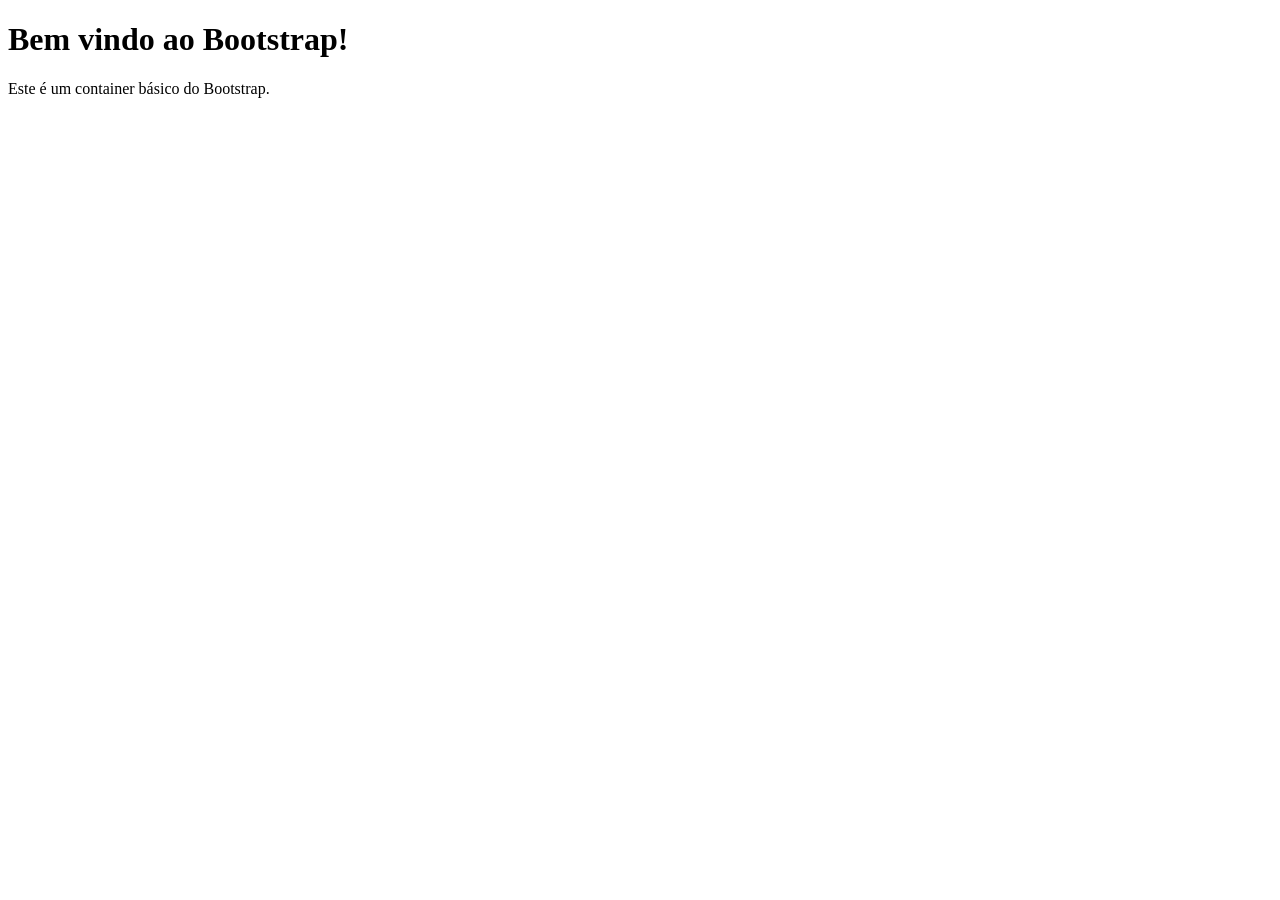
<file: Bootstrap 2026_(Aluno)/ex1_instalacao-cdn/ex1.html>
<!DOCTYPE html>
<html lang="pt-br">
<head>
    <meta charset="UTF-8">
    <meta name="viewport" content="width=device-width, initial-scale=1.0">
    <title>Introdução ao Bootstrap</title>

    <!-- 1ª Digitação (Aqui) -->
      <!-- <link href="https://cdn.jsdelivr.net/npm/bootstrap@5.3.8/dist/css/bootstrap.min.css" rel="stylesheet" integrity="sha384-sRIl4kxILFvY47J16cr9ZwB07vP4J8+LH7qKQnuqkuIAvNWLzeN8tE5YBujZqJLB" crossorigin="anonymous"> -->
</head>
<body>

    <!-- 2ª Digitação (Aqui) -->
     <div class="container-fluid">
        <h1>Bem vindo ao Bootstrap!</h1>
        <p>Este é um container básico do Bootstrap.</p>
     </div>
</body>
</html>
</file>
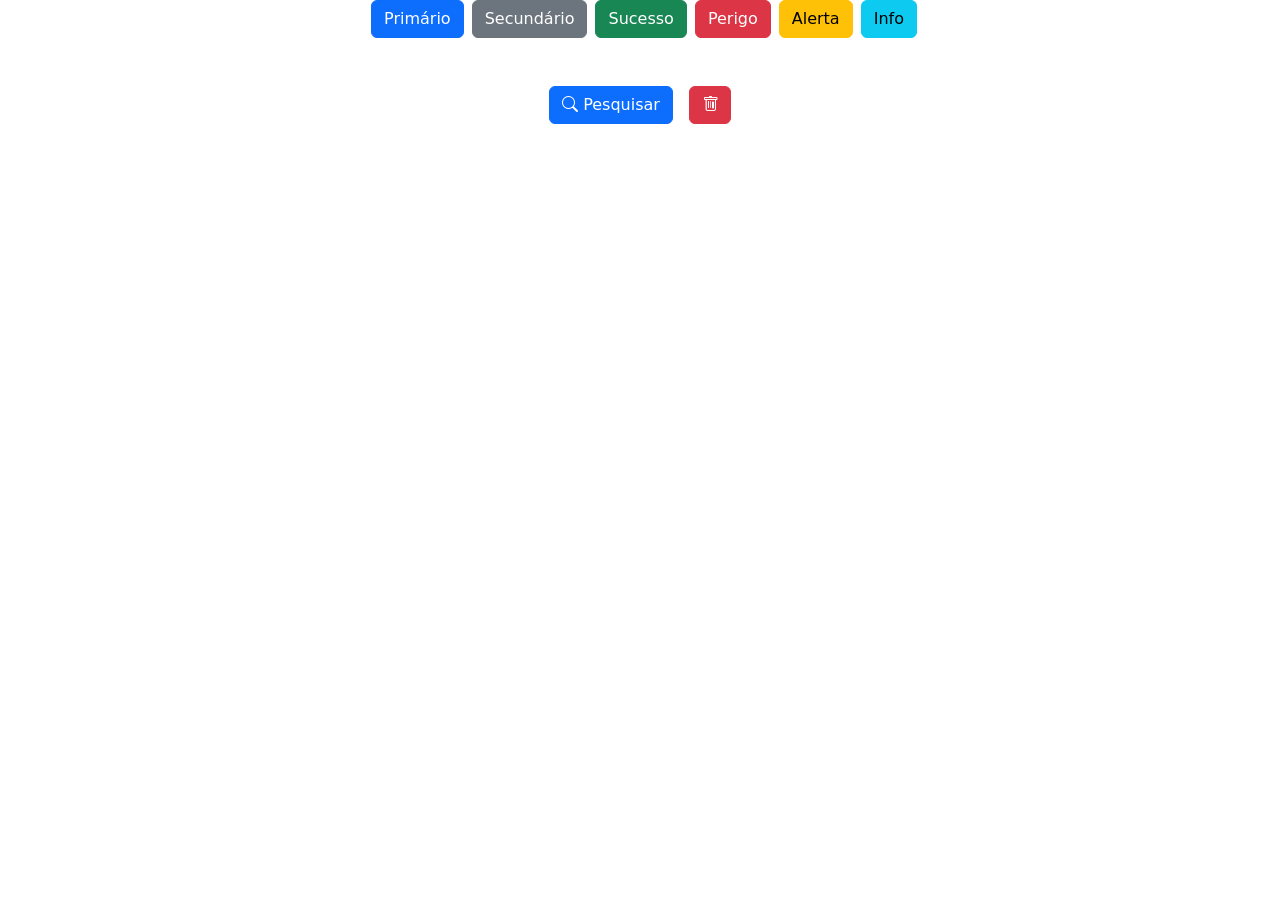
<file: Bootstrap 2026_(Aluno)/ex3_botoes/ex3.html>
<!DOCTYPE html>
<html lang="pt-br">
<head>
    <meta charset="UTF-8">
    <meta name="viewport" content="width=device-width, initial-scale=1.0">
    <title>Botões Bootstrap</title>

    <!-- Bootstrap CSS -->
    <link href="https://cdn.jsdelivr.net/npm/bootstrap@5.3.0/dist/css/bootstrap.min.css" rel="stylesheet">

    <!-- CSS Personalizado -->
     <link rel="stylesheet" href="style.css">
     
    <!-- Bootstrap ícones -->
    <link rel="stylesheet" href="https://cdn.jsdelivr.net/npm/bootstrap-icons@1.11.3/font/bootstrap-icons.css">

</head>
<body>


    <!-- 1ª Digitação (Aqui) -->
     <div class="container d-flex justify-content-center mt- 3">
        <button class="btn btn-primary ms-2">Primário</button>
        <button class="btn btn-secondary ms-2">Secundário</button>
        <button class="btn btn-success ms-2">Sucesso</button>
        <button class="btn btn-danger ms-2">Perigo</button>
        <button class="btn btn-warning ms-2">Alerta</button>
        <button class="btn btn-info ms-2">Info</button>
     </div>
<div class="container d-flex justify-content-center mt-5">
    <!-- Botão com icone-->
    <button class="btn btn-primary">
        <i class="bi bi-search"></i> Pesquisar
    </button>

     <!-- Botão com icone-->
    <button class="btn btn-danger ms-3">
        <i class="bi bi-trash"></i> 

    </button>
</div>
    <script src="https://cdn.jsdelivr.net/npm/bootstrap@5.3.0/dist/js/bootstrap.bundle.min.js"></script>
</body>
</html>
</file>
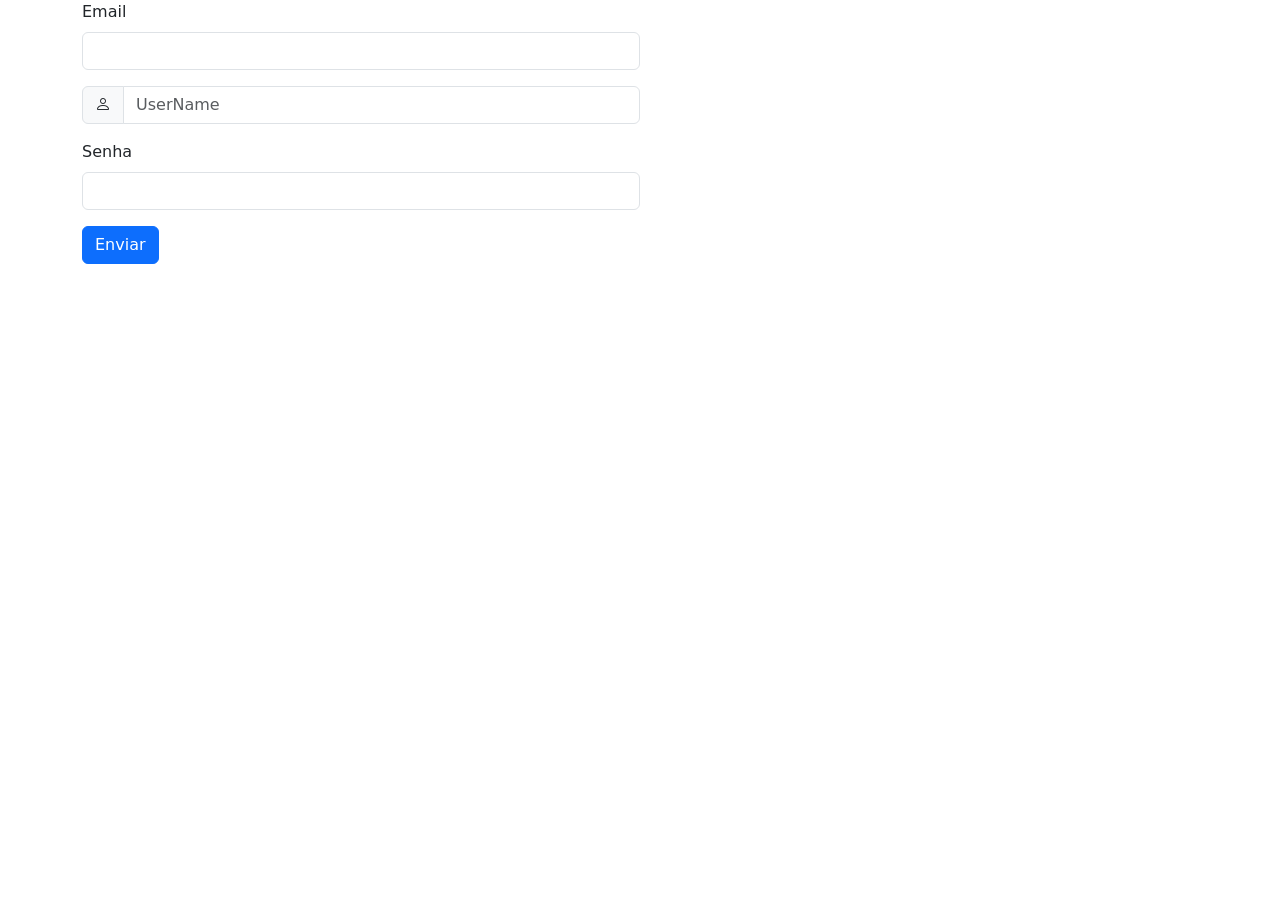
<file: Bootstrap 2026_(Aluno)/ex4_formulario-sub-css/ex4.html>
<!DOCTYPE html>
<html lang="pt-br">
<head>
    <meta charset="UTF-8">
    <meta name="viewport" content="width=device-width, initial-scale=1.0">
    <title>Formulário Bootstrap Customizado</title>

    <!-- Bootstrap CSS -->
    <link href="https://cdn.jsdelivr.net/npm/bootstrap@5.3.0/dist/css/bootstrap.min.css" rel="stylesheet">
    
    <!-- Bootstrap ícones -->
    <link rel="stylesheet" href="https://cdn.jsdelivr.net/npm/bootstrap-icons@1.11.3/font/bootstrap-icons.css">
    


    <!-- CSS customizado -->
    <link rel="stylesheet" href="styles.css">
</head>
<body>



    <!-- 1ª Digitação (Aqui) -->
     <div class="container">
        <form class="custom-form">
            <div class="col-sm-6 mb-3">
                <label for="email" class="form-label">Email</label>
                <input type="email" class="form-control custom-input" id="email">
            </div>


            <div class="col-sm-6 mb-3">
                <div class="input-group">
                    <span class="input-group-text custom-icon">
                        <i class="bi bi-person"></i>

                    </span>
                    <input type="text" class="form-control custom-input" placeholder="UserName">
                </div>
                
            </div>

            <div class="col-sm-6 mb-3">
                <label for="senha" class="form-label">Senha</label>
                <input type="password" class="form-control custom-input" id="senha">
            </div>

            <button type="submit" class="btn btn-primary custom-button"> Enviar</button>
        </form>
    </div>

     
    <script src="https://cdn.jsdelivr.net/npm/bootstrap@5.3.0/dist/js/bootstrap.bundle.min.js"></script>
</body>
</html>
</file>
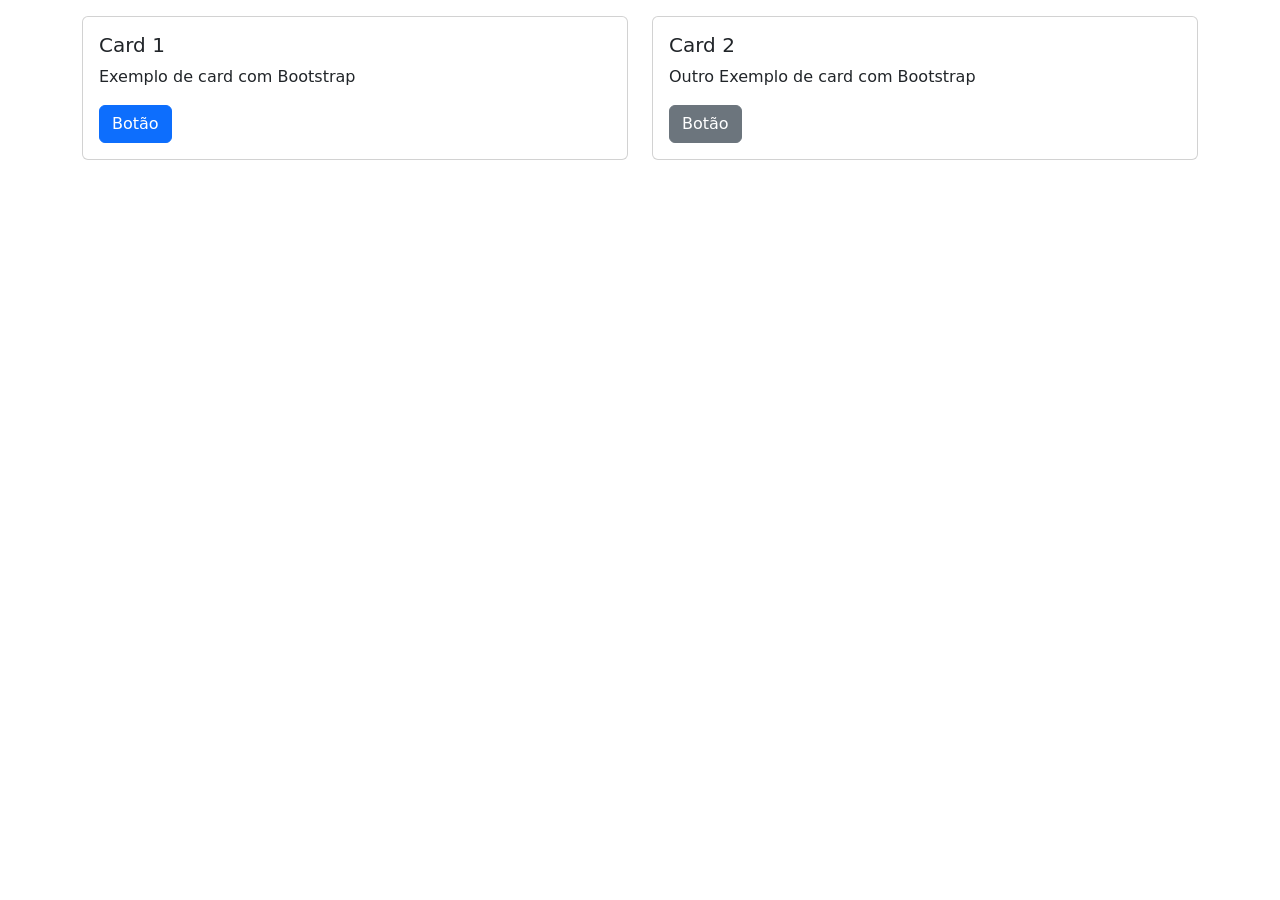
<file: Bootstrap 2026_(Aluno)/ex5_cards/ex5.html>
<!DOCTYPE html>
<html lang="pt-br">
<head>
    <meta charset="UTF-8">
    <meta name="viewport" content="width=device-width, initial-scale=1.0">
    <title>Cards Bootstrap</title>
    <link href="https://cdn.jsdelivr.net/npm/bootstrap@5.3.0/dist/css/bootstrap.min.css" rel="stylesheet">
</head>
<body>


  <!-- 1ª Digitação (Aqui) -->
   <div class="container mt-3">
    <div class="row">
      <div class="col-sm-6">
        <div class="card">
          <div class="card-body">
            <h5 class="card-title">Card 1</h5>
            <p class="card-text">Exemplo de card com Bootstrap</p>
            <a href="#" class="btn btn-primary">Botão</a>
          </div>
        </div>
      </div>
    
      <div class="col-sm-6">
        <div class="card">
          <div class="card-body">
            <h5 class="card-title">Card 2</h5>
            <p class="card-text">Outro Exemplo de card com Bootstrap</p>
            <a href="#" class="btn btn-secondary">Botão</a>
          </div>
        </div>
      </div>

    </div>
   </div>
   

    <script src="https://cdn.jsdelivr.net/npm/bootstrap@5.3.0/dist/js/bootstrap.bundle.min.js"></script>
</body>
</html>
</file>
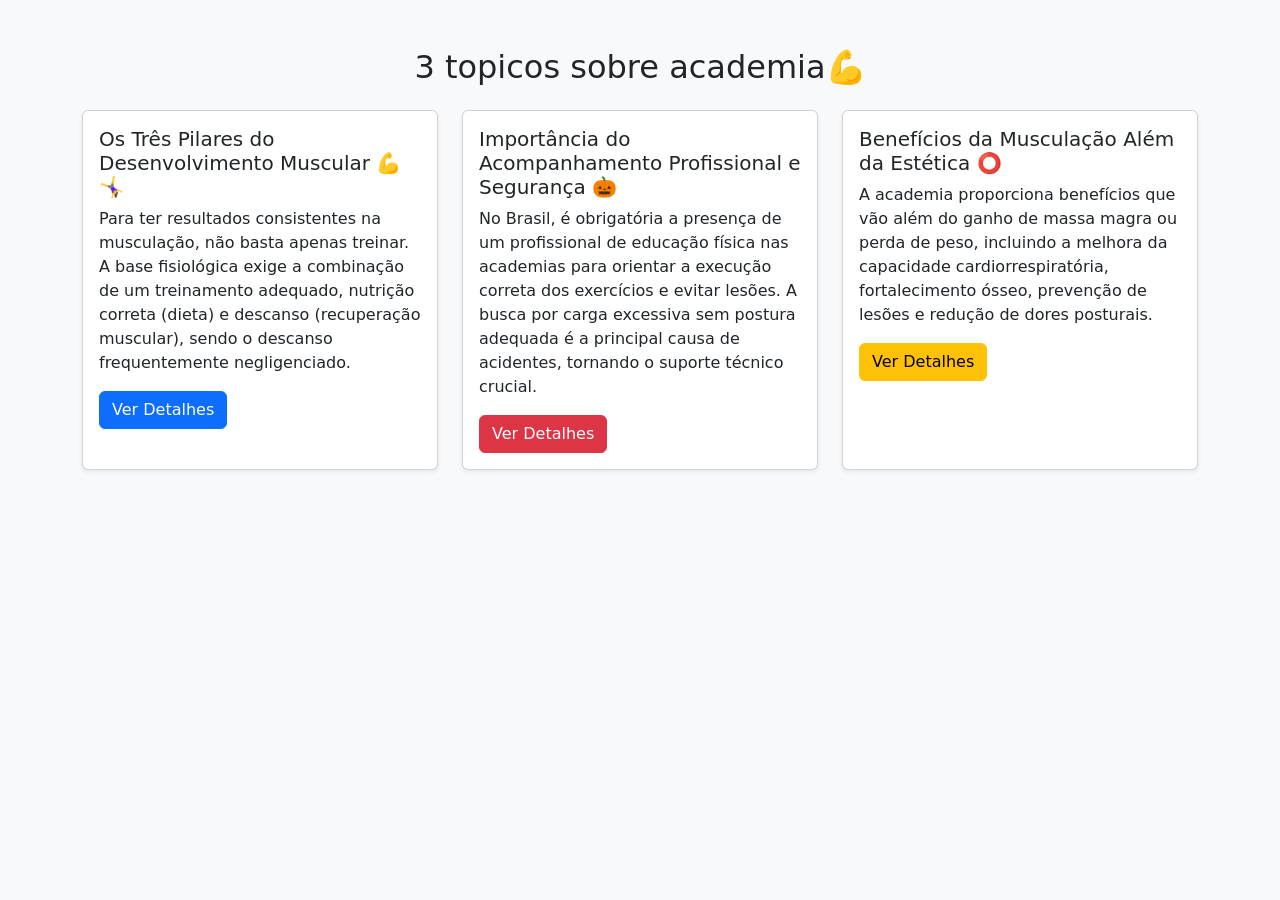
<file: Bootstrap 2026_(Aluno)/ex5a-al-fazer-grid-(ex)/ex5a.html>
<!-- 1ª Digitação (Resolver exercício aqui) -->

<!-- 1ª Digitação (Resolver exercício aqui) -->

<!DOCTYPE html>
<html lang="pt-br">
<head>
    <meta charset="UTF-8">
    <meta name="viewport" content="width=device-width, initial-scale=1.0">
    <title>Layout de Cards - Bootstrap</title>
    <link href="https://cdn.jsdelivr.net/npm/bootstrap@5.3.0/dist/css/bootstrap.min.css" rel="stylesheet">
</head>
<body class="bg-light py-5">

    <div class="container">
        <h2 class="text-center mb-4">3 topicos sobre academia💪 </h2>
        
        <div class="row g-4">
            
            <div class="col-12 col-md-4">
                <div class="card h-100 shadow-sm">
                    <div class="card-body">
                        <h5 class="card-title">Os Três Pilares do Desenvolvimento Muscular 💪🤸‍♀️</h5>
                        <p class="card-text"> Para ter resultados consistentes na musculação, não basta apenas treinar. A base fisiológica exige a combinação de um treinamento adequado, nutrição correta (dieta) e descanso (recuperação muscular), sendo o descanso frequentemente negligenciado.</p>
                        <a href="#" class="btn btn-primary">Ver Detalhes</a>
                    </div>
                </div>
            </div>

            <div class="col-12 col-md-4">
                <div class="card h-100 shadow-sm">
                    <div class="card-body">
                        <h5 class="card-title">Importância do Acompanhamento Profissional e Segurança 🎃</h5>
                        <p class="card-text">No Brasil, é obrigatória a presença de um profissional de educação física nas academias para orientar a execução correta dos exercícios e evitar lesões. A busca por carga excessiva sem postura adequada é a principal causa de acidentes, tornando o suporte técnico crucial.</p>
                        <a href="#" class="btn btn-danger">Ver Detalhes</a>
                    </div>
                </div>
            </div>

            <div class="col-12 col-md-4">
                <div class="card h-100 shadow-sm">
                    <div class="card-body">
                        <h5 class="card-title">Benefícios da Musculação Além da Estética  ⭕</h5>
                        <p class="card-text">A academia proporciona benefícios que vão além do ganho de massa magra ou perda de peso, incluindo a melhora da capacidade cardiorrespiratória, fortalecimento ósseo, prevenção de lesões e redução de dores posturais.</p>
                        <a href="#" class="btn btn-warning">Ver Detalhes</a>
                    </div>
                </div>
            </div>

        </div>
    </div>

    <script src="https://cdn.jsdelivr.net/npm/bootstrap@5.3.0/dist/js/bootstrap.bundle.min.js"></script>
</body>
</html>
</file>
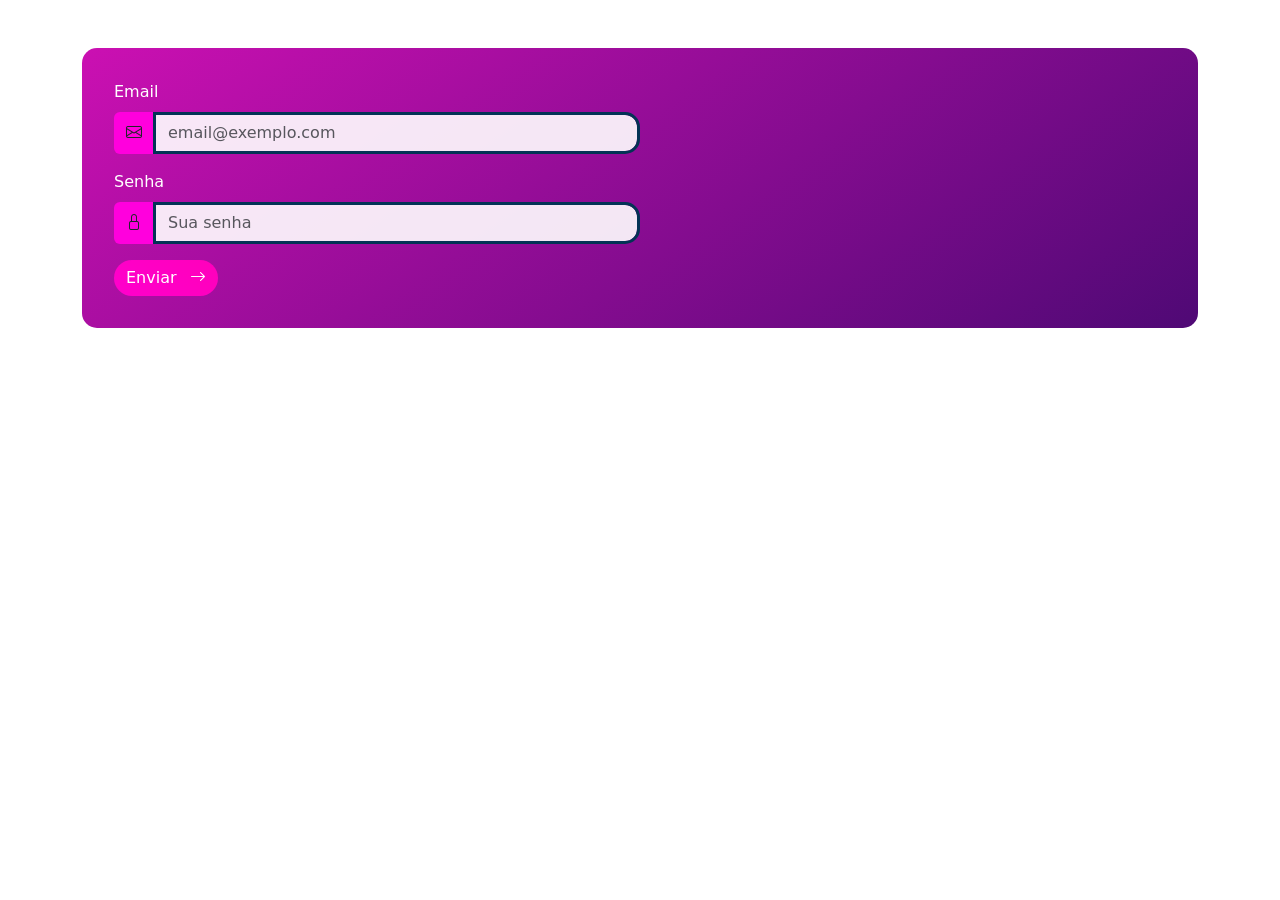
<file: Bootstrap 2026_(Aluno)/ex5b-al-fazer-formulario-(ex)/ex5b.html>
<!-- 1ª Digitação (Resolver exercício aqui) -->

<!DOCTYPE html>
<html lang="pt-br">
<head>
    <meta charset="UTF-8">
    <meta name="viewport" content="width=device-width, initial-scale=1.0">
    <title>Formulário Bootstrap Customizado</title>

    <link href="https://cdn.jsdelivr.net/npm/bootstrap@5.3.0/dist/css/bootstrap.min.css" rel="stylesheet">
    
    <link rel="stylesheet" href="https://cdn.jsdelivr.net/npm/bootstrap-icons@1.11.3/font/bootstrap-icons.css">

    <link rel="stylesheet" href="styles.css">
</head>
<body>

    <div class="container mt-5">
        <form class="custom-form">
            
            <div class="col-sm-6 mb-3">
                <label for="email" class="form-label">Email</label>
                <div class="input-group">
                    <span class="input-group-text custom-icon">
                        <i class="bi bi-envelope"></i>
                    </span>
                    <input type="email" class="form-control custom-input" id="email" placeholder="email@exemplo.com">
                </div>
            </div>

            <div class="col-sm-6 mb-3">
                <label for="senha" class="form-label">Senha</label>
                <div class="input-group">
                    <span class="input-group-text custom-icon">
                        <i class="bi bi-lock"></i>
                    </span>
                    <input type="password" class="form-control custom-input" id="senha" placeholder="Sua senha">
                </div>
            </div>

            <button type="submit" class="btn btn-primary custom-button">
                Enviar <i class="bi bi-arrow-right ms-2"></i>
            </button>
            
        </form>
    </div>
     
    <script src="https://cdn.jsdelivr.net/npm/bootstrap@5.3.0/dist/js/bootstrap.bundle.min.js"></script>
</body>
</html>
</file>
<file: Bootstrap 2026_(Aluno)/ex13_projeto_imovi/css/styles.css>
/* 2ª Digitação (Aqui) */

* {
    font-family: 'Lato', sans-serif;
}

.bg-primary-color {
    background-color: #fff;
}

.bg-secondary-color {
    background-color: #ece8e2;
}

.bg-dark-color {
    background-color: #050505;
}

.primary-color {
    color: #050505;
}

.secondary-color {
    color: #7a7a7a;
}

/* NAVBAR */
#navbar {
    border-bottom: 1px solid #7a7a7a;
}

#navbar a {
    color: #050505;
}

#navbar a:hover {
    color: #7a7a7a;
}

#navbar .active {
    border-bottom: 1px solid #050505;
}

.navbar-brand {
    display: flex;
}

.navbar-brand img {
    width: 40px;
}

.navbar-brand span {
    font-weight: 700;
    font-size: 1.5rem;
    margin-left: 0.5rem;
}

#navbar-items .navbar-nav {
    display: flex;
    justify-content: center;
    width: 100%;
}

#navbar-items .nav-item {
    margin: 0 1em;
}

/* SLIDER */
#slider {
    margin-top: 8em;
    margin-bottom: 1em;
}

#slider .carousel-caption {
    bottom: 3em;
}

#slider .carousel-caption h5 {
    font-size: 2.5em;
    text-shadow: #000 2px 2px;
}

.btn {
    border-radius: 0;
}

#slider .btn {
    padding: 0.3em 0.8em;
    font-size: 1em;
    margin-top: 1em;
}

.carousel-control-prev,
.carousel-control-next {
    opacity: 0.7;
}

.carousel-control-prev i,
.carousel-control-next {
    opacity: 0.7;
}

.carousel-indicators [data-bs-target] {
    background-color: #222;
    opacity: 0.8;
}

.carousel-indicators .active {
    background-color: #000;
}

@media (min-width: 768px) {
    #slider .carousel-caption {
        bottom: 15em;
    }
    #slider .carousel-caption h5 {
        font-size: 4em;
        text-shadow: #000 2px 3px;
    }
    #slider .btn {
        padding: 0.6em 1.6em;
        font-size: 1.2em;
        margin-top: 1em;
    }
    .carousel-indicators {
        bottom: 7em;
    }
}

/* MINI BANNERS */
#mini-banners {
    margin-bottom: 4em;
}

#mini-banners .card {
    padding: 2em 0.3em;
    border-radius: 0;
}

#mini-banners i {
    font-size: 4em;
}

#mini-banners .card-tittle {
   margin-bottom: 1.5em;
}

#mini-banners .btn {
    margin-top:  1.5em;
    padding: 0.6em 1.2em;
}

#mini-banners .card {
    margin-bottom: 1em;
}

@media (min-width: 768px) {
    #mini-banners {
        margin-top: -6em;
    }
}

/* DESTAQUES */
#featured-container {
    margin-bottom: 4em;
}

.tittle {
    font-size: 1.75em;
    margin-bottom: 0.4em;
    position: relative;
}

.tittle:before {
    width: 75px;
    border-top: 4px solid #7a7a7a;
    content: '';
    position: absolute;
    bottom: 2em;
}

#featured-images {
    margin-top: 2em;
}

#featured-images .col-md-4 {
    position: relative;
    cursor: pointer;
}

#featured-images .col-md-4:hover > .banner-content {
    opacity: 0.8;
}

#featured-images .banner-content {
    position: absolute;
    top: 0;
    left: 0;
    height: 100%;
    width: 100%;
    background-color: #fff;
    display: flex;
    align-items: center;
    justify-content: center;
    flex-direction: column;
    opacity: 0.6;
    transition: 0.5s;
}

@media (min-width: 768px) {
    .title {
        font-size: 2.4em;
    }

    .title:before {
        bottom: 1.5em;
    }

    #featured-images .banner-content {
        opacity: 0;
    }
}

/* INFO */
#info-content {
    margin-bottom: 4em;
    padding: 4em 1em;
}

#info-numbers {
    margin-bottom: 4em;
    padding: 4em 1em;
}

#info-banner {
    align-items: center;
    display: flex;
    margin-bottom: 2.5em;
}

#info-numbers h3 {
    font-size: 3em;
}

@media (min-width: 768px) {
    #info-content {
        padding: 3.5em;
    }
}

/* FOOTER TOP */
#footer {
    padding: 3em 2em;
}

#footer-top {
    margin-bottom: 2em;
}

#footer-top,
#footer-top i {
    color: #fff;
}

#social-icons {
    text-align: right;
}

#social-icons i {
    margin-right: 1em;
    font-size: 1.5em;
    cursor: pointer;
}

#social-icons i:hover {
    color: #7a7a7a;
}

/* FOOTER DETAILS */
#footer-details {
    margin-bottom: 3em;
}

#news-container,
#contact-container,
#links-container {
    padding: 0;
    border: 0;
    margin-bottom: 2em;
}

#footer-details h4 {
    color: #fff;
    margin-bottom: 1.5em;
}

#news-container input {
    border-radius: 0;
    border: none;
}

#links-container li {
    margin-bottom: 0.5em;
}

#links-container a {
    text-decoration: none;
}

#links-container a:hover {
    color: #fff;
}

/* FOOTER BOTTOM */
#footer-bottom {
    border-top: 1px solid #7a7a7a;
    padding-top: 2em;
}

#footer-bottom i {
    color: #e61e10;
}

@media (min-width: 768px) {
    #news-container {
        padding-right: 2em;
    }

    #contact-container {
        padding: 0 2em;
        border-left: 1px solid #7a7a7a;
        border-right: 1px solid #7a7a7a;
    }

    #links-container {
        padding-left: 2em;
    }
}
</file>
<file: Bootstrap 2026_(Aluno)/ex12_projeto-perfectwatch/PerfectWatch (Completo)/PerfectWatch (Completo)/css/styles.css>
/* Define uma fonte padrão para todos os elementos */
* {
 font-family: 'Montserrat', sans-serif;
}

/* Estilos gerais para o corpo da página */
body {
    background-color: #252525; /* Cor de fundo do corpo */
    color: #FFF; /* Cor do texto */
}

/* Classes para diferentes cores de fundo */
.primary-bg-color {
    background-color: #252525;
}
.destaque {
    background-color: #0D0D0D;
}
.secondary-bg-color {
    background-color: #976DF2;
}
.light-bg-color {
    background-color: #FCF5EB;
}
.dark-bg-color {
    background-color: #0D0D0D;
}

/* Classes para diferentes cores de texto */
.primary-color {
    color: #976DF2;
}
.secondary-color {
    color: #F2F2F2;
}
.light-color {
    color: #FCF5EB;
}


/* Estilos para a barra de navegação (navbar) */

/* Ajusta a direção e alinhamento dos itens da barra de navegação */
#navbar .navbar-nav {
    flex-direction: row;
    justify-content: flex-end;
}

/* Define margem à esquerda para os itens da barra de navegação */
#navbar .navbar-nav li {
    margin-left: 1em;
}

/* Define a cor do texto e links na barra de navegação */
#navbar a,
#navbar button {
    color: #FFF;
}

/* Ajusta a posição dos itens da barra de navegação */
#navbar li {
    position: relative;
}

/* Define estilo para ícones na barra de navegação */
#navbar i {
    font-size: 20px;
}

/* Define estilo de cor quando o mouse passa sobre os ícones */
#navbar i:hover {
    color: #976DF2;
}

/* Define estilo para caixa com número (ex: quantidade de itens) */
#navbar span {
    position: absolute;
    top: -8px;
    right: -8px;
    width: 20px;
    height: 20px;
    border-radius: 50%;
    background-color: #EF3636;
    text-align: center;
}

/* Posiciona a caixa com número no item de sacola de compras */
#bag-item span {
    left: 20px;
}

/* Estilos para a marca/logo na barra de navegação */
.navbar-brand {
    font-weight: 700;
    width: 100%;
    text-align: center;
}

/* Estilo de hover para links 'sobre' */
.sobre a:hover {
    color: #0D0D0D !important; /* Importante para sobrepor outros estilos */
}

/* Ajusta estilo quando a largura da tela é maior do que 768px */
@media(min-width: 768px) {
    .navbar-brand {
        text-align: left;
    }
}

/* Ajusta o espaçamento entre itens da barra de navegação */
#navbar-items {
    justify-content: space-between;
}

/* Ajusta espaçamento quando a largura da tela é maior que 768px */
@media(min-width: 768px) {
    #navbar-items {
        display: flex;
        min-width: 80%;
    }
}

/* Estilos para formulários de busca e newsletter */
#search-form,
#news-form {
    width: 100%;
    margin: 2em 0;
}

/* Ajusta largura e margem quando a largura da tela é maior que 768px */
@media(min-width: 768px) {
    #search-form,
    #news-form {
        width: 50%;
        margin: 0;
    }
}

/* Estilos para campos de input em formulários */
#search-form,
#news-form {
    border: 2px solid #F2F2F2;
    border-radius: 3px;
    padding: 5px 15px;
}

/* Estilos para campos de input em formulários */
#search-form input,
#news-form input {
    background-color: transparent;
    border: none;
    color: #FFF;
}

/* Estilos para campos de input quando focados */
#search-form input:focus,
#news-form input:focus {
    box-shadow: none;
}

/* Estilos para placeholders em campos de input */
#search-form input::placeholder,
#news-form input::placeholder {
    color: #FFF;
}


/* Estilos para a barra de navegação inferior (bottom-navbar) */

/* Ajusta a posição dos itens na barra de navegação inferior */
#bottom-navbar-container .container {
    justify-content: flex-end;
}

/* Define cor do texto e links na barra de navegação inferior */
#bottom-navbar-container a {
    color: #FFF;
    font-weight: 600;
}

/* Define tamnho do ícone do botão para mostrar/esconder o menu */
.navbar-toggler {
    font-size: 1.5em;
}
/* BANNERS */
#banners-container {
  padding: 0;
}

.carousel-caption {
  bottom: 5em;
  padding: 1em;
  left: 12%;
  right: 12%;
}

.carousel-caption h5 {
  font-size: 1.8em;
}

@media(min-width: 768px) {
  #slider .carousel-item,
  #slider img {
    height: 600px;
  }

  .carousel-caption {
    left: 23%;
    right: 23%;
  }

  .carousel-caption h5 {
    font-size: 4em;
  }
}

/* MINI BANNERS */
#mini-banners {
  margin-top: -3em;
  z-index: 10;
}

#mini-banners .col-12 {
  z-index: 1;
  height: 300px;
  padding: 1.5em;
  position: relative;
  display: flex;
  flex-direction: column;
  justify-content: space-between;
}

@media(min-width: 768px) {
  #mini-banners .col-12 {
    max-width: 30%;
  }

  #mini-banners .col-12 h2 {
    font-size: 2.2em;
  }
}

#mini-banners .col-12 h2 {
  text-transform: uppercase;
  max-width: 50px;
  font-size: 1.3em;
  font-weight: 700;
  line-height: 1em;
}

#mini-banners .col-12 img {
  height: 220px;
  position: absolute;
  right: 1em;
  bottom: 1em;
}

#mini-banners .col-12 a {
  font-weight: bold;
  color: #FFF;
  font-size: 0.8em;
  transition: .5s;
}

#mini-banners .col-12 a:hover {
  color: #0D0D0D;
}

#mini-banners #mini-banner-1 a:hover {
  color: #976DF2;
}

#mini-banners #mini-banner-3 a {
  color: #0D0D0D;
}

#mini-banners #mini-banner-3 a:hover {
  color: #976DF2;
}

/* BEST SELLERS */
.card-img-top {
  height: 200px;
  object-fit: cover;
}

#best-sellers {
  padding: 4em 0;
}

#best-sellers .row {
  margin: 0;
}

#best-sellers .col-md-3 {
  padding: 0;
}

.title {
  text-transform: uppercase;
  font-weight: 900;
  font-size: 2.5em;
  margin-bottom: 1em;
  text-align: center;
}

@media(min-width: 768px) {
  .title {
    text-align: left;
  }
}

.original-price {
  font-size: 18px;
  color: #F2F2F2;
  text-decoration: line-through;
  margin-right: 10px;
}

.discount-price {
  font-size: 24px;
  color: #976DF2;
}

.card {
  text-align: center;
  border-radius: 0;
}

.card img {
  width: 140px;
  margin: 2em auto;
}

.card .card-category {
  font-size: .8em;
}

.card .card-text {
  margin: 2em 0;
  font-weight: bold;
}

.btn {
  background-color: transparent;
  border-color: #976DF2;
}

.btn:hover {
  background-color: #976DF2;
  border-color: #976DF2;
}

/* BOTTOM BANNER */
#bottom-banner {
  background-color: #0D0D0D;
  padding: 6em;
  margin-bottom: 4em;
  text-align: center;
}

#bottom-banner .offer-subtitle,
#bottom-banner h2 {
  text-transform: uppercase;
  font-weight: bold;
}

#bottom-banner .btn {
  margin: 2em;
  font-weight: bold;
  padding: 1em;
}

#bottom-banner img {
  max-width: 175px;
}

@media(min-width: 768px) {
  #bottom-banner h2 {
    font-size: 5em;
  }
}

/* NEW PRODUCTS */
#new-products {
  margin-bottom: 5rem;
}

#new-products-banner {
  display: flex;
  flex-direction: column;
  justify-content: center;
  align-items: center;
  background-color: #0D0D0D;
}

#new-products-banner h3 {
  text-transform: uppercase;
  font-weight: bold;
  margin-bottom: 1rem;
  font-size: 2rem;
}

#new-products .col-md-4 {
  padding: 0;
}

#new-products .card img {
  height: 150px;
  width: 90px;
  margin: 2em auto;
}

/* GALLERY */
#gallery .image-container {
  background-size: cover;
  background-position: center;
  height: 225px;
  cursor: pointer;
  transition: .5s;
  border: 3px solid #0D0D0D;
}

#gallery .image-container:hover {
  border-color: #976DF2;
}

#insta1 { background-image: url('../img/insta1.jpg'); }
#insta2 { background-image: url('../img/insta2.jpg'); }
#insta3 { background-image: url('../img/insta3.jpg'); }
#insta4 { background-image: url('../img/insta4.jpg'); }
#insta5 { background-image: url('../img/insta5.jpg'); }
#insta6 { background-image: url('../img/insta6.jpg'); }

/* FOOTER */
#footer-links-container {
  border-bottom: 1px solid #F2F2F2;
}

#footer .footer-column {
  padding: 2em;
  display: flex;
  flex-direction: column;
  align-items: center;
  justify-content: center;
  text-align: center;
}

@media(min-width: 795px) {
  #footer .footer-column {
    padding: 5em 2em;
  }
}

#footer-links-container h3 {
  margin-bottom: 25px;
  text-transform: uppercase;
}

#footer-links-container li {
  font-size: .8em;
  text-align: center;
}

#footer-links-container a {
  text-decoration: none;
}

#footer-links-container li a:hover {
  color: #976DF2;
}

#footer-center {
  border-left: 1px solid #F2F2F2;
  border-right: 1px solid #F2F2F2;
}

#footer-center h3 {
  font-weight: 900;
}

#footer-center .store-phone {
  color: #976DF2;
  font-weight: bold;
  font-size: 2em;
  margin-top: -15px;
}

/* NEWSLETTER */
#newsletter-container {
  background-color: #0D0D0D;
  border-bottom: 1px solid #F2F2F2;
  text-align: center;
  padding: 20px;
}

#news-form {
  max-width: 600px;
  margin: 15px auto;
}

#news-form i {
  font-size: 1.5em;
}

#news-form .btn {
  color: #FFF;
}

#social-container {
  margin: 20px auto;
}

#social-container i {
  font-size: 1.5em;
  margin: 10px;
  cursor: pointer;
  color: #F2F2F2;
  transition: .3s;
}

#social-container i:hover {
  color: #976DF2;
}

/* COPY */
#copy-container {
  text-align: center;
  padding: 30px;
}
</file>
<file: Bootstrap 2026_(Aluno)/ex3_botoes/style.css>
.bbt-primary{
    background-color: pink;
}
</file>
<file: Bootstrap 2026_(Aluno)/ex4_formulario-sub-css/styles.css>
/* 2ª Digitação (Aqui) */
</file>
<file: Bootstrap 2026_(Aluno)/ex5b-al-fazer-formulario-(ex)/styles.css>
.custom-form {
    background: linear-gradient(145deg, #cb10b2, #4f0975);
    padding: 2rem;
    border-radius: 15px;
}

.form-label {
    color: #fff;
}

.custom-icon {
    background-color: #ff00dd;
    border: #cb10b2;
}
 
.form-control.custom-input{
    border: 3px solid #033355;
    border-radius: 15px;
    background-color: rgba(255, 255, 255, 0.9);
}

.form-control.custom-input:focus {
    border-color: #a60b37;
    transform: scale(1.02);
}

.input-group {
    width: 100%;
}

.btn.btn-primary.custom-button {
     background: linear-gradient(45deg, #ff00cc,#ff00bb);
     padding: 0.8rem 2 rem;
     border-radius: 50px;
     border: none;
}

.btn.btn-primary.custom-button:hover {
    transform: translateY(-5px);
    box-shadow: 0 10px 20px  rgba(231, 76, 60, 0.4);
}
</file>
